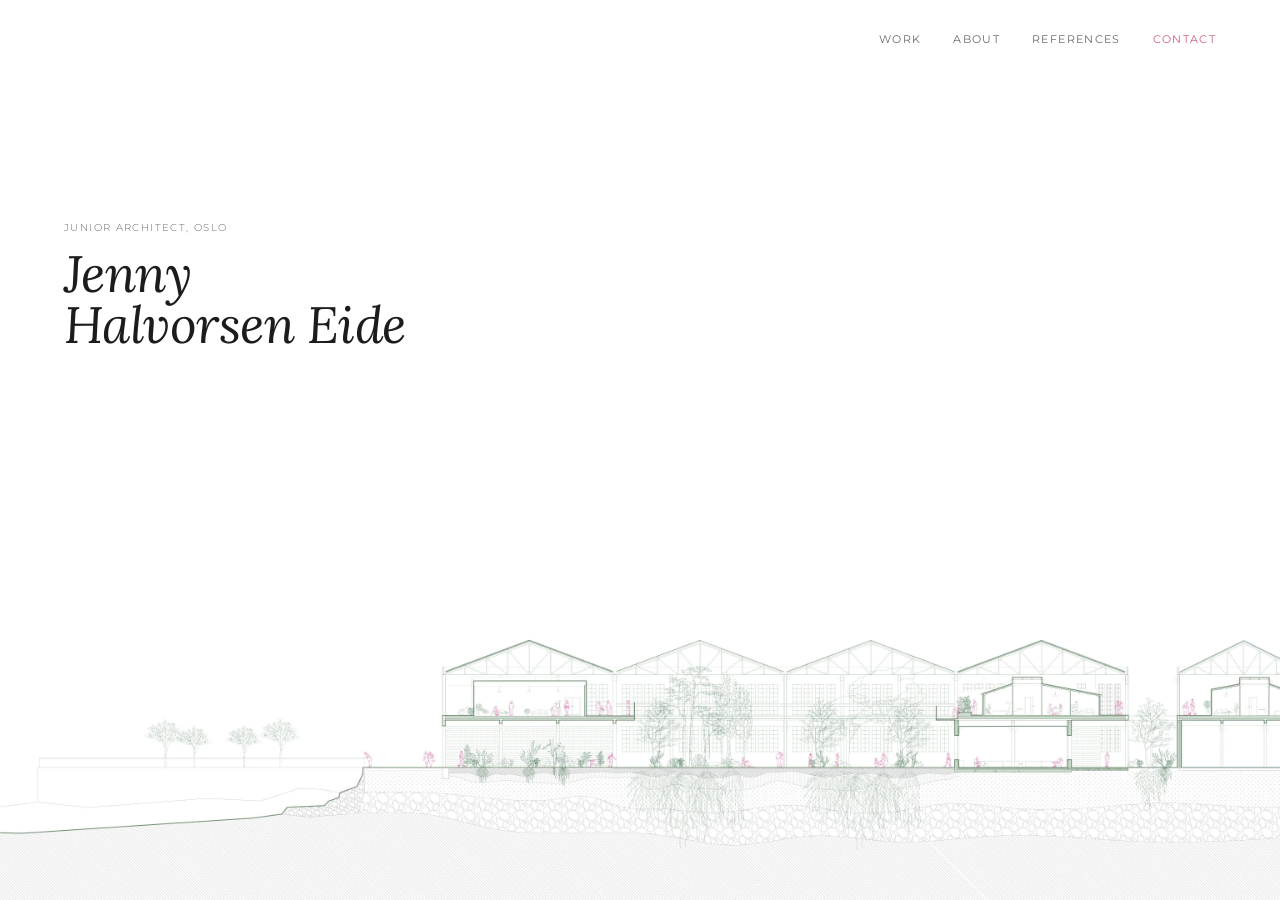
<file: index.html>
<!DOCTYPE html>
<html lang="en">
<head>
  <meta charset="UTF-8" />
  <meta name="viewport" content="width=device-width, initial-scale=1.0" />
  <title>Jenny Halvorsen Eide | Architect</title>
  <link rel="preconnect" href="https://fonts.googleapis.com" />
  <link rel="preconnect" href="https://fonts.gstatic.com" crossorigin />
  <link href="https://fonts.googleapis.com/css2?family=Lora:ital,wght@0,400;1,400&family=Montserrat:wght@300;400;500&display=swap" rel="stylesheet" />
  <link rel="stylesheet" href="style.css" />
  <style>
    html, body {
      height: 100%;
      overflow: hidden;
    }

    .landing {
      height: 100vh;
      display: flex;
      flex-direction: column;
      background-color: var(--bg);
    }

    /* ── Nav: no name, links only ── */
    .landing .nav {
      position: relative;
      flex-shrink: 0;
      border-bottom: none;
      justify-content: flex-end; /* push links to the right with no name on left */
    }

    /* ── Middle: name block, grows to fill space above drawing ── */
    .landing-content {
      flex: 1;
      display: flex;
      flex-direction: column;
      justify-content: flex-start; /* name sits in the open sky above the section */
      padding: clamp(3rem, 16vh, 11rem) var(--gutter) 2rem;
    }

    .landing-eyebrow {
      font-size: 0.62rem;
      letter-spacing: 0.14em;
      text-transform: uppercase;
      color: var(--ink-muted);
      margin-bottom: 0.75rem;
    }

    .landing-name h1 {
      font-family: var(--font-display);
      font-style: italic;
      font-size: clamp(2rem, 4vw, 3.5rem);
      font-weight: 400;
      line-height: 1.0;
      letter-spacing: -0.01em;
      color: var(--ink);
    }

    .landing-name-line {
      display: block;
      width: clamp(1.5rem, 3vw, 2.5rem);
      height: 1.5px;
      background: var(--sage);
      margin-top: 1rem;
    }

    /* ── Drawing: anchored to bottom, half width ── */
    /* Full-screen section drawing behind the name */
    .landing { position: relative; }
    .landing > *:not(.landing-drawing) { position: relative; z-index: 1; }
    .landing-drawing {
      position: absolute;
      inset: 0;
      z-index: 0;
    }

    .landing-drawing img {
      width: 100%;
      height: 100%;
      object-fit: cover;
      object-position: center bottom;
      display: block;
    }

    /* ── Mobile ── */
    @media (max-width: 640px) {
      html, body { overflow: auto; }
      .landing { height: auto; min-height: 100vh; }
      .landing { height: 100svh; min-height: 0; }
      .landing-content { padding-top: 24vh; }
      .landing-drawing img {
        position: absolute;
        left: 0;
        bottom: 0;
        width: 100%;
        height: auto;
      }
    }
  </style>
</head>
<body>

<div class="landing">

  <!-- Nav: links only, no name -->
  <nav class="nav">
    <ul class="nav-links">
      <li><a href="work.html">Work</a></li>
      <li><a href="about.html">About</a></li>
      <li><a href="references.html">References</a></li>
      <li><a href="about.html#contact" class="nav-contact">Contact</a></li>
    </ul>
  </nav>

  <!-- Name block -->
  <div class="landing-content">
    <div class="landing-name">
      <p class="landing-eyebrow">Junior architect, Oslo</p>
      <h1>Jenny<br />Halvorsen Eide</h1>
    </div>
  </div>

  <!-- Drawing anchored to bottom -->
  <div class="landing-drawing">
    <picture>
      <source media="(max-width: 640px)" srcset="images/Landing/section-mobile.webp" />
      <img
      src="images/Landing/section.webp"
      alt="Section drawing of Massó Gardens by Jenny Halvorsen Eide"
    />
    </picture>
  </div>

</div>

<!-- Cursor -->
<script>
  const _ch = document.createElement('div');
  const _cv = document.createElement('div');
  const _dot = document.createElement('div');
  const GAP = 12;
  const COLOR = '#D4607A';

  Object.assign(_ch.style, {
    position:'fixed', top:'0', left:'0', width:'100vw', height:'1px',
    background: COLOR, pointerEvents:'none', zIndex:'9999', opacity:'0',
    transition:'opacity 0.1s ease'
  });
  Object.assign(_cv.style, {
    position:'fixed', top:'0', left:'0', width:'1px', height:'100vh',
    background: COLOR, pointerEvents:'none', zIndex:'9999', opacity:'0',
    transition:'opacity 0.1s ease'
  });
  Object.assign(_dot.style, {
    position:'fixed', width:'4px', height:'4px',
    border: '1.5px solid ' + COLOR, borderRadius:'50%',
    pointerEvents:'none', zIndex:'9999', opacity:'0',
    transform:'translate(-50%, -50%)', transition:'opacity 0.1s ease'
  });

  document.body.append(_ch, _cv, _dot);
  document.body.style.cursor = 'none';

  document.addEventListener('mousemove', (e) => {
    const x = e.clientX, y = e.clientY;

    _ch.style.top = y + 'px';
    _ch.style.background = `linear-gradient(to right,
      ${COLOR} ${x - GAP}px, transparent ${x - GAP}px,
      transparent ${x + GAP}px, ${COLOR} ${x + GAP}px)`;

    _cv.style.left = x + 'px';
    _cv.style.background = `linear-gradient(to bottom,
      ${COLOR} ${y - GAP}px, transparent ${y - GAP}px,
      transparent ${y + GAP}px, ${COLOR} ${y + GAP}px)`;

    _dot.style.left = x + 'px';
    _dot.style.top = y + 'px';
  });

  document.addEventListener('mouseenter', () => {
    [_ch, _cv, _dot].forEach(el => el.style.opacity = '1');
  });
  document.addEventListener('mouseleave', () => {
    [_ch, _cv, _dot].forEach(el => el.style.opacity = '0');
  });
</script>


<script>
  /* Safari fix: show the crosshair on the first mouse movement (Safari does not
     fire "mouseenter" on the page), hide it when the mouse leaves the window,
     and keep the normal cursor on touch screens. */
  (function () {
    var parts = [_ch, _cv, _dot];
    if (!window.matchMedia('(hover: hover) and (pointer: fine)').matches) {
      document.body.style.cursor = '';
      parts.forEach(function (el) { el.style.display = 'none'; });
      return;
    }
    document.addEventListener('mousemove', function () {
      parts.forEach(function (el) { el.style.opacity = '1'; });
    }, { passive: true });
    document.documentElement.addEventListener('mouseleave', function () {
      parts.forEach(function (el) { el.style.opacity = '0'; });
    });
  })();
</script>

</body>
</html>
</file>
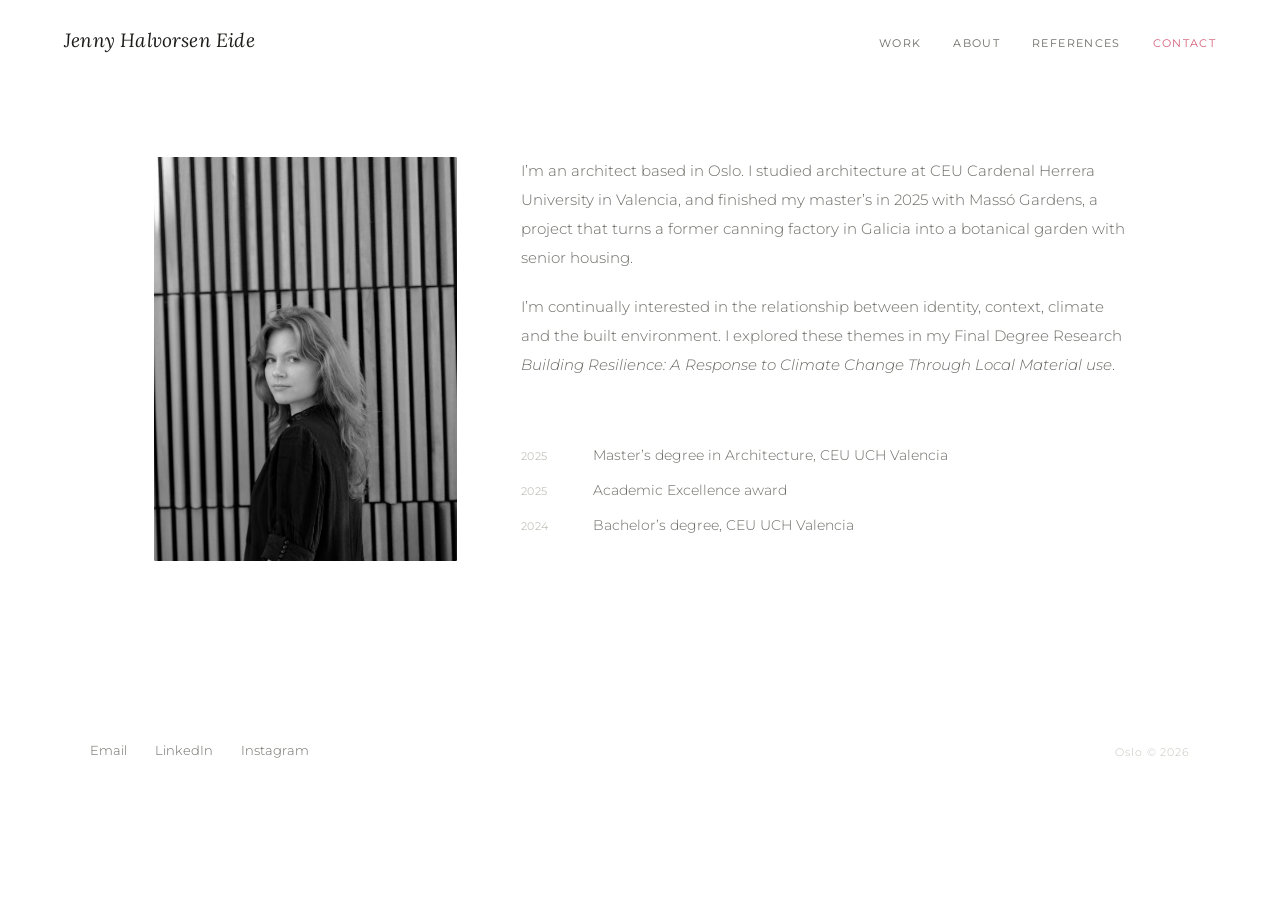
<file: about.html>
<!DOCTYPE html>
<html lang="en">
<head>
  <meta charset="UTF-8" />
  <meta name="viewport" content="width=device-width, initial-scale=1.0" />
  <title>About | Jenny Halvorsen Eide</title>
  <link rel="preconnect" href="https://fonts.googleapis.com" />
  <link rel="preconnect" href="https://fonts.gstatic.com" crossorigin />
  <link href="https://fonts.googleapis.com/css2?family=Lora:ital,wght@0,400;1,400&family=Montserrat:wght@300;400;500&display=swap" rel="stylesheet" />
  <link rel="stylesheet" href="style.css" />
</head>
<body>

  <nav class="nav">
    <a href="index.html" class="nav-mark">Jenny Halvorsen Eide</a>
    <ul class="nav-links">
      <li><a href="work.html">Work</a></li>
      <li><a href="about.html" class="nav-active">About</a></li>
      <li><a href="references.html">References</a></li>
      <li><a href="#contact" class="nav-contact">Contact</a></li>
    </ul>
  </nav>

  <section class="section about" style="padding-top: clamp(3rem, 6vw, 5rem);">
    <div class="about-grid">
      <div class="about-photo">
        <img src="images/Jenny-portrait.webp" alt="Portrait of Jenny Halvorsen Eide" />
      </div>
      <div class="about-text">
        <p>
          I’m an architect based in Oslo. I studied architecture at CEU Cardenal Herrera
          University in Valencia, and finished my master’s in 2025 with Massó Gardens, a project
          that turns a former canning factory in Galicia into a botanical garden with senior housing.
        </p>
        <p>
          I’m continually interested in the relationship between identity, context, climate and 
          the built environment. I explored these themes in my Final Degree Research <em>Building Resilience: A Response 
          to Climate Change Through Local Material use</em>.
        </p>

        <div class="cv-items">
          <div class="cv-item">
            <span class="cv-year">2025</span>
            <span class="cv-detail">Master’s degree in Architecture, CEU UCH Valencia</span>
          </div>
          <div class="cv-item">
            <span class="cv-year">2025</span>
            <span class="cv-detail">Academic Excellence award</span>
          </div>
          <div class="cv-item">
            <span class="cv-year">2024</span>
            <span class="cv-detail">Bachelor’s degree, CEU UCH Valencia</span>
          </div>
        </div>
      </div>
    </div>
  </section>

  <footer class="footer" id="contact">
    <div class="footer-inner">
      <div class="footer-left footer-links">
        <a href="mailto:jenny.halvorsen.eide@gmail.com" class="footer-email">Email</a>
        <a href="https://www.linkedin.com/in/jennyhalvorseneide" class="footer-email" target="_blank" rel="noopener">LinkedIn</a>
        <a href="https://www.instagram.com/jenny_eide_osl/" class="footer-email" target="_blank" rel="noopener">Instagram</a>
      </div>
      <div class="footer-right">
        <p class="footer-note">Oslo &copy; 2026</p>
      </div>
    </div>
  </footer>

  <script>
  const _ch=document.createElement('div'),_cv=document.createElement('div'),_dot=document.createElement('div'),GAP=12,COLOR='#D4607A';
  Object.assign(_ch.style,{position:'fixed',top:'0',left:'0',width:'100vw',height:'1px',background:COLOR,pointerEvents:'none',zIndex:'9999',opacity:'0',transition:'opacity 0.1s ease'});
  Object.assign(_cv.style,{position:'fixed',top:'0',left:'0',width:'1px',height:'100vh',background:COLOR,pointerEvents:'none',zIndex:'9999',opacity:'0',transition:'opacity 0.1s ease'});
  Object.assign(_dot.style,{position:'fixed',width:'4px',height:'4px',border:'1.5px solid '+COLOR,borderRadius:'50%',pointerEvents:'none',zIndex:'9999',opacity:'0',transform:'translate(-50%,-50%)',transition:'opacity 0.1s ease'});
  document.body.append(_ch,_cv,_dot);document.body.style.cursor='none';
  document.addEventListener('mousemove',e=>{const x=e.clientX,y=e.clientY;_ch.style.top=y+'px';_ch.style.background=`linear-gradient(to right,${COLOR} ${x-GAP}px,transparent ${x-GAP}px,transparent ${x+GAP}px,${COLOR} ${x+GAP}px)`;_cv.style.left=x+'px';_cv.style.background=`linear-gradient(to bottom,${COLOR} ${y-GAP}px,transparent ${y-GAP}px,transparent ${y+GAP}px,${COLOR} ${y+GAP}px)`;_dot.style.left=x+'px';_dot.style.top=y+'px';});
  document.addEventListener('mouseenter',()=>[_ch,_cv,_dot].forEach(el=>el.style.opacity='1'));
  document.addEventListener('mouseleave',()=>[_ch,_cv,_dot].forEach(el=>el.style.opacity='0'));
  </script>


<script>
  /* Safari fix: show the crosshair on the first mouse movement (Safari does not
     fire "mouseenter" on the page), hide it when the mouse leaves the window,
     and keep the normal cursor on touch screens. */
  (function () {
    var parts = [_ch, _cv, _dot];
    if (!window.matchMedia('(hover: hover) and (pointer: fine)').matches) {
      document.body.style.cursor = '';
      parts.forEach(function (el) { el.style.display = 'none'; });
      return;
    }
    document.addEventListener('mousemove', function () {
      parts.forEach(function (el) { el.style.opacity = '1'; });
    }, { passive: true });
    document.documentElement.addEventListener('mouseleave', function () {
      parts.forEach(function (el) { el.style.opacity = '0'; });
    });
  })();
</script>

</body>
</html>
</file>
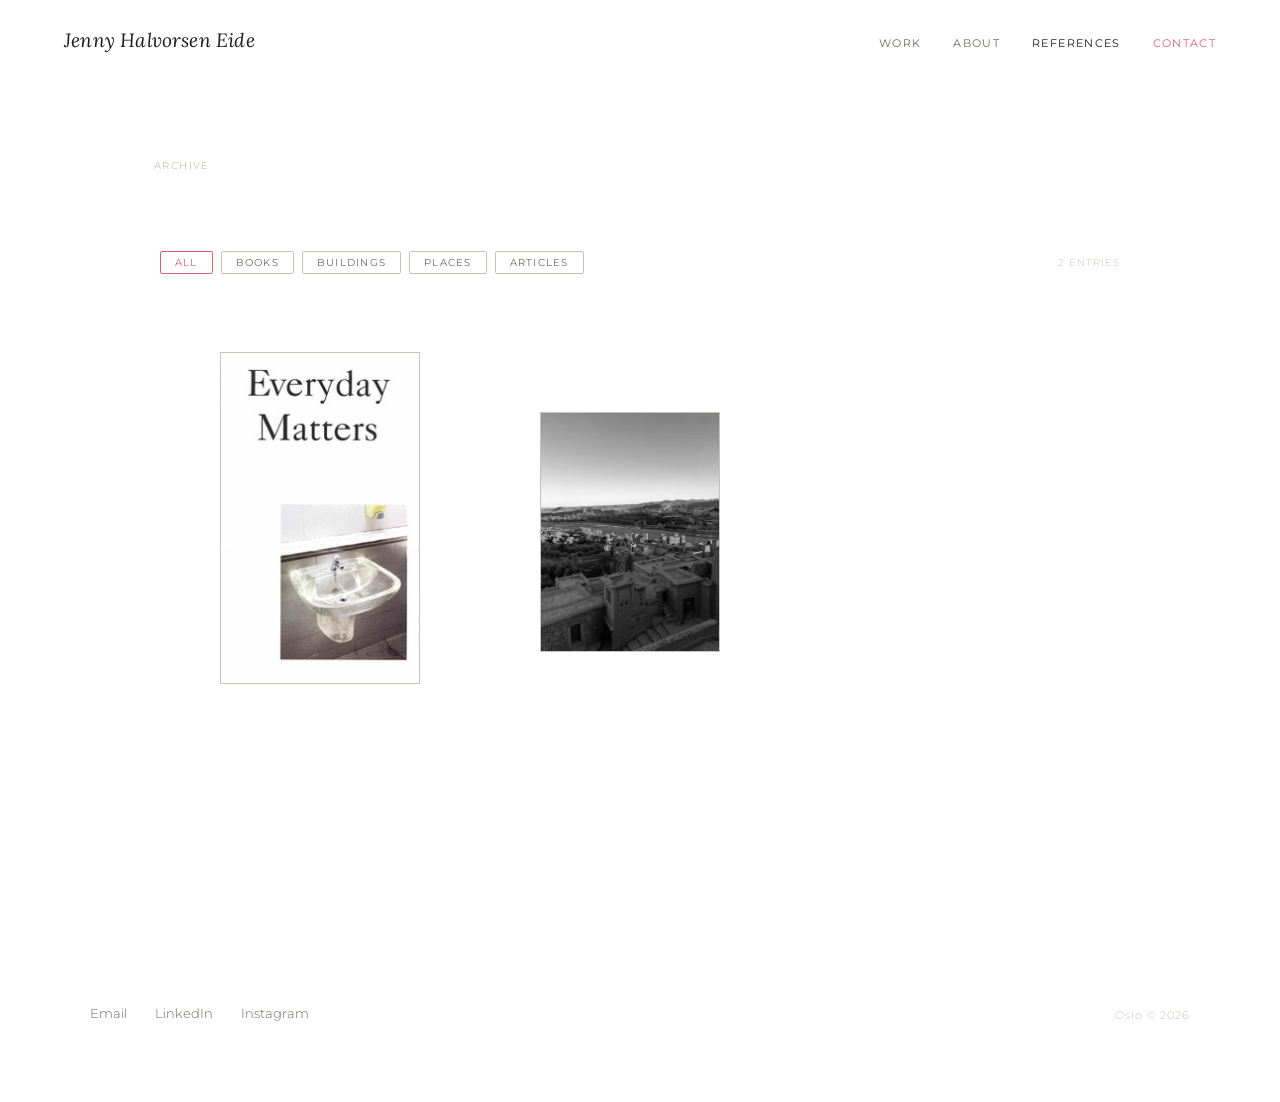
<file: references.html>
<!DOCTYPE html>
<html lang="en">
<head>
  <meta charset="UTF-8" />
  <meta name="viewport" content="width=device-width, initial-scale=1.0" />
  <title>References | Jenny Halvorsen Eide</title>
  <link rel="preconnect" href="https://fonts.googleapis.com" />
  <link rel="preconnect" href="https://fonts.gstatic.com" crossorigin />
  <link href="https://fonts.googleapis.com/css2?family=Lora:ital,wght@0,400;1,400&family=Montserrat:wght@300;400;500&display=swap" rel="stylesheet" />
  <link rel="stylesheet" href="style.css" />
  <link rel="stylesheet" href="references.css" />
</head>
<body>

  <!-- =====================
       NAVIGATION
       ===================== -->
  <nav class="nav">
    <a href="index.html" class="nav-mark">Jenny Halvorsen Eide</a>
    <ul class="nav-links">
      <li><a href="work.html">Work</a></li>
      <li><a href="about.html">About</a></li>
      <li><a href="references.html" class="nav-active">References</a></li>
      <li><a href="#contact" class="nav-contact">Contact</a></li>
    </ul>
  </nav>

  <!-- =====================
       PAGE HEADER
       ===================== -->
  <div class="section-label" style="max-width: var(--max-width); margin: clamp(3rem, 6vw, 5rem) auto 0; padding: 0 var(--gutter);">Archive</div>

  <!-- =====================
       REFERENCES
       ===================== -->
  <section class="references-section">
    <div class="references-inner">

      <!-- Filter row -->
      <div class="filter-row">
        <button class="filter-btn active" onclick="filter(this,'all')">All</button>
        <button class="filter-btn" onclick="filter(this,'book')">Books</button>
        <button class="filter-btn" onclick="filter(this,'building')">Buildings</button>
        <button class="filter-btn" onclick="filter(this,'place')">Places</button>
        <button class="filter-btn" onclick="filter(this,'article')">Articles</button>
        <span class="ref-count" id="count"></span>
      </div>

      <!-- The scatter field — cards are placed here by JavaScript -->
      <div class="scatter-field" id="field"></div>

    </div>
  </section>

  <!-- =====================
       FOOTER
       ===================== -->
  <footer class="footer" id="contact">
    <div class="footer-inner">
      <div class="footer-left footer-links">
        <a href="mailto:jenny.halvorsen.eide@gmail.com" class="footer-email">Email</a>
        <a href="https://www.linkedin.com/in/jennyhalvorseneide" class="footer-email" target="_blank" rel="noopener">LinkedIn</a>
        <a href="https://www.instagram.com/jenny_eide_osl/" class="footer-email" target="_blank" rel="noopener">Instagram</a>
      </div>
      <div class="footer-right">
        <p class="footer-note">Oslo &copy; 2026</p>
      </div>
    </div>
  </footer>

  <!-- =====================
       CURSOR (same as all pages)
       ===================== -->
  <script>
    const _ch = document.createElement('div');
    const _cv = document.createElement('div');
    const _dot = document.createElement('div');
    const GAP = 12;
    const COLOR = '#D4607A';
    Object.assign(_ch.style, { position:'fixed',top:'0',left:'0',width:'100vw',height:'1px',background:COLOR,pointerEvents:'none',zIndex:'9999',opacity:'0',transition:'opacity 0.1s ease' });
    Object.assign(_cv.style, { position:'fixed',top:'0',left:'0',width:'1px',height:'100vh',background:COLOR,pointerEvents:'none',zIndex:'9999',opacity:'0',transition:'opacity 0.1s ease' });
    Object.assign(_dot.style, { position:'fixed',width:'4px',height:'4px',border:'1.5px solid '+COLOR,borderRadius:'50%',pointerEvents:'none',zIndex:'9999',opacity:'0',transform:'translate(-50%,-50%)',transition:'opacity 0.1s ease' });
    document.body.append(_ch,_cv,_dot);
    document.body.style.cursor='none';
    document.addEventListener('mousemove',(e)=>{ const x=e.clientX,y=e.clientY; _ch.style.top=y+'px'; _ch.style.background=`linear-gradient(to right,${COLOR} ${x-GAP}px,transparent ${x-GAP}px,transparent ${x+GAP}px,${COLOR} ${x+GAP}px)`; _cv.style.left=x+'px'; _cv.style.background=`linear-gradient(to bottom,${COLOR} ${y-GAP}px,transparent ${y-GAP}px,transparent ${y+GAP}px,${COLOR} ${y+GAP}px)`; _dot.style.left=x+'px';_dot.style.top=y+'px'; });
    document.addEventListener('mouseenter',()=>{ [_ch,_cv,_dot].forEach(el=>el.style.opacity='1'); });
    document.addEventListener('mouseleave',()=>{ [_ch,_cv,_dot].forEach(el=>el.style.opacity='0'); });
  </script>

  <!-- =====================
       REFERENCES DATA + LAYOUT
       ✏️ Add your references to the `refs` array below.
       Each entry needs:
         type     — 'book' | 'building' | 'place' | 'article'
         name     — title of the work or place
         author   — author, architect, or location
         img      — path to your image, e.g. 'images/ref-pattern-language.jpg'
                    (leave as '' to show a coloured placeholder)
         color    — placeholder background color (used when no image)
         w        — card width in pixels (set to match image proportions)
         h        — card height in pixels
         note     — your short personal note (2–4 sentences)
         where    — where/when you encountered it
       ===================== -->
  <script>
    const refs = [

      // ─── ✏️ YOUR REFERENCES ────────────────────────────────────────────────
      // Copy a block below to add a new reference, and add a position for it
      // in POSITIONS further down (same order).
      // ───────────────────────────────────────────────────────────────────────

      {
        type: 'book',
        name: 'Everyday Matters: Contemporary approaches to Architecture',
        author: 'Vanessa Grossman, Ciro Miguel, 2022',
        img: 'images/references/ref_everyday matters.jpg',
        color: '#D5DDE8',
        w: 200, h: 332,
        note: '',
        where: 'Read in Valencia, 2023'
      },
      {
        type: 'place',
        name: 'Aït Ben Haddou',
        author: 'Morocco',
        img: 'images/references/ref-ait-ben-haddou.webp',   // own photo
        color: '#E8DDD5',
        w: 180, h: 240,
        note: '',               // ✏️ write why this place matters to you
        where: 'Visited 2024'
      },

      // ─── ADD MORE REFERENCES HERE ──────────────────────────────────────────
      // { type: 'book', name: '', author: '', img: '', color: '#C8DDD5', w: 160, h: 200, note: '', where: '' },

    ]; // ← end of refs array


    // =====================================================================
    // FIXED POSITIONS
    // Each entry maps to the ref at the same index in the refs array above.
    // x = distance from left edge (px)
    // y = distance from top (px)
    // Add a new {x, y} entry for each new reference you add above.
    // The page width available is roughly 900px on desktop.
    // =====================================================================
    const POSITIONS = [
      { x: 60,  y: 30 },  // Everyday Matters
      { x: 380, y: 90 },  // Aït Ben Haddou
    ];


    // =====================================================================
    // LAYOUT ENGINE — no need to edit below this line
    // =====================================================================
    const field = document.getElementById('field');

    function buildCards(data) {
      field.innerHTML = '';
      let maxBottom = 0;

      data.forEach((ref) => {
        const globalIndex = refs.indexOf(ref);
        const pos = POSITIONS[globalIndex];
        maxBottom = Math.max(maxBottom, pos.y + ref.h + 60);

        const card = document.createElement('div');
        card.className = 'ref-card';
        card.dataset.type = ref.type;
        card.style.cssText = `left:${pos.x}px;top:${pos.y}px;width:${ref.w}px;`;

        const imgContent = ref.img
          ? `<img src="${ref.img}" alt="${ref.name}" class="card-img" />`
          : `<div class="card-img-placeholder" style="background:${ref.color};"></div>`;

        card.innerHTML = `
          <div class="card-inner" style="width:${ref.w}px;height:${ref.h}px;">
            ${imgContent}
            <div class="note-overlay">
              <span class="note-type">${ref.type}</span>
              <span class="note-name">${ref.name}</span>
              <span class="note-author">${ref.author}</span>
              <div class="note-divider"></div>
              <span class="note-text">${ref.note}</span>
              <span class="note-where">${ref.where}</span>
            </div>
          </div>`;

        field.appendChild(card);

        requestAnimationFrame(() => {
          setTimeout(() => card.classList.add('visible'), globalIndex * 60);
        });
      });

      field.style.minHeight = (maxBottom + 80) + 'px';
    }

    function filter(btn, type) {
      document.querySelectorAll('.filter-btn').forEach(b => b.classList.remove('active'));
      btn.classList.add('active');
      const filtered = type === 'all' ? refs : refs.filter(r => r.type === type);
      document.getElementById('count').textContent =
        filtered.length + (filtered.length === 1 ? ' entry' : ' entries');
      document.querySelectorAll('.ref-card').forEach(c => c.classList.remove('visible'));
      setTimeout(() => buildCards(filtered), 250);
    }

    // Initial render
    buildCards(refs);
    document.getElementById('count').textContent = refs.length + ' entries';

  </script>


<script>
  /* Safari fix: show the crosshair on the first mouse movement (Safari does not
     fire "mouseenter" on the page), hide it when the mouse leaves the window,
     and keep the normal cursor on touch screens. */
  (function () {
    var parts = [_ch, _cv, _dot];
    if (!window.matchMedia('(hover: hover) and (pointer: fine)').matches) {
      document.body.style.cursor = '';
      parts.forEach(function (el) { el.style.display = 'none'; });
      return;
    }
    document.addEventListener('mousemove', function () {
      parts.forEach(function (el) { el.style.opacity = '1'; });
    }, { passive: true });
    document.documentElement.addEventListener('mouseleave', function () {
      parts.forEach(function (el) { el.style.opacity = '0'; });
    });
  })();
</script>

</body>
</html>
</file>
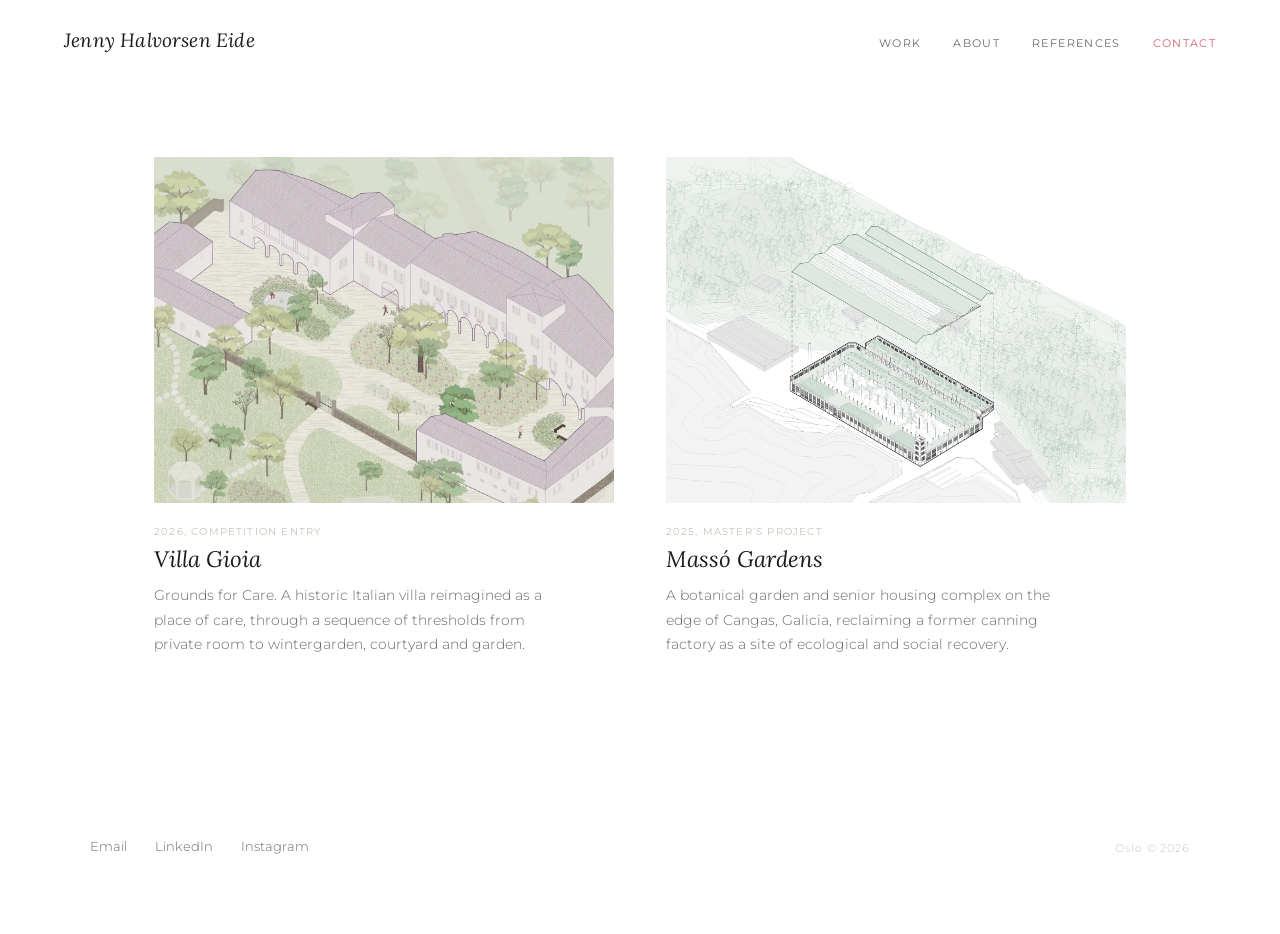
<file: work.html>
<!DOCTYPE html>
<html lang="en">
<head>
  <meta charset="UTF-8" />
  <meta name="viewport" content="width=device-width, initial-scale=1.0" />
  <title>Work | Jenny Halvorsen Eide</title>
  <link rel="preconnect" href="https://fonts.googleapis.com" />
  <link rel="preconnect" href="https://fonts.gstatic.com" crossorigin />
  <link href="https://fonts.googleapis.com/css2?family=Lora:ital,wght@0,400;1,400&family=Montserrat:wght@300;400;500&display=swap" rel="stylesheet" />
  <link rel="stylesheet" href="style.css" />
  <link rel="stylesheet" href="project.css" />
</head>
<body>

  <nav class="nav">
    <a href="index.html" class="nav-mark">Jenny Halvorsen Eide</a>
    <ul class="nav-links">
      <li><a href="work.html" class="nav-active">Work</a></li>
      <li><a href="about.html">About</a></li>
      <li><a href="references.html">References</a></li>
      <li><a href="#contact" class="nav-contact">Contact</a></li>
    </ul>
  </nav>

  <section class="section work" style="padding-top: clamp(3rem, 6vw, 5rem);">

    <div class="project-grid">

      <article class="project-card">
        <a href="projects/villa-gioia.html" class="project-card-link" aria-label="View Villa Gioia project">
          <div class="project-image-wrap">
            <img src="images/Villa Gioia/villa-gioia-cover.webp" alt="Villa Gioia, aerial illustration of the courtyard" class="project-image" />
          </div>
        </a>
        <div class="project-meta">
          <span class="project-year">2026, competition entry</span>
          <h2 class="project-title"><a href="projects/villa-gioia.html">Villa Gioia</a></h2>
          <p class="project-description">
            Grounds for Care. A historic Italian villa reimagined as a place of care, through
            a sequence of thresholds from private room to wintergarden, courtyard and garden.
          </p>
        </div>
      </article>

      <article class="project-card">
        <a href="projects/masso-gardens.html" class="project-card-link" aria-label="View Massó Gardens project">
          <div class="project-image-wrap">
            <img src="images/Masso/masso-axonometric.webp" alt="Massó Gardens, axonometric view" class="project-image" />
          </div>
        </a>
        <div class="project-meta">
          <span class="project-year">2025, master’s project</span>
          <h2 class="project-title"><a href="projects/masso-gardens.html">Massó Gardens</a></h2>
          <p class="project-description">
            A botanical garden and senior housing complex on the edge of Cangas, Galicia,
            reclaiming a former canning factory as a site of ecological and social recovery.
          </p>
        </div>
      </article>

      <!-- Hidden until ready: Blue Village, Floats, Winery
      <article class="project-card">
        <a href="projects/blue-village.html" class="project-card-link" aria-label="View The Blue Village project">
          <div class="project-image-wrap">
            <div class="project-image-placeholder"></div>
          </div>
        </a>
        <div class="project-meta">
          <span class="project-year">2024</span>
          <h2 class="project-title"><a href="projects/blue-village.html">The Blue Village</a></h2>
          <p class="project-description">
            Description of this project. What material, what site, what conversation
            was it entering into?
          </p>
        </div>
      </article>

      <article class="project-card">
        <a href="projects/floats.html" class="project-card-link" aria-label="View Floats project">
          <div class="project-image-wrap">
            <div class="project-image-placeholder"></div>
          </div>
        </a>
        <div class="project-meta">
          <span class="project-year">2023</span>
          <h2 class="project-title"><a href="projects/floats.html">Floats</a></h2>
          <p class="project-description">
            A few sentences about the project and what makes it worth including here.
          </p>
        </div>
      </article>

      <article class="project-card">
        <a href="projects/winery.html" class="project-card-link" aria-label="View Winery project">
          <div class="project-image-wrap">
            <div class="project-image-placeholder"></div>
          </div>
        </a>
        <div class="project-meta">
          <span class="project-year">2023</span>
          <h2 class="project-title"><a href="projects/winery.html">Winery</a></h2>
          <p class="project-description">
            A few sentences about the project and what makes it worth including here.
          </p>
        </div>
      </article>
      -->

    </div>
  </section>

  <footer class="footer" id="contact">
    <div class="footer-inner">
      <div class="footer-left footer-links">
        <a href="mailto:jenny.halvorsen.eide@gmail.com" class="footer-email">Email</a>
        <a href="https://www.linkedin.com/in/jennyhalvorseneide" class="footer-email" target="_blank" rel="noopener">LinkedIn</a>
        <a href="https://www.instagram.com/jenny_eide_osl/" class="footer-email" target="_blank" rel="noopener">Instagram</a>
      </div>
      <div class="footer-right">
        <p class="footer-note">Oslo &copy; 2026</p>
      </div>
    </div>
  </footer>

  <script>
  const _ch=document.createElement('div'),_cv=document.createElement('div'),_dot=document.createElement('div'),GAP=12,COLOR='#D4607A';
  Object.assign(_ch.style,{position:'fixed',top:'0',left:'0',width:'100vw',height:'1px',background:COLOR,pointerEvents:'none',zIndex:'9999',opacity:'0',transition:'opacity 0.1s ease'});
  Object.assign(_cv.style,{position:'fixed',top:'0',left:'0',width:'1px',height:'100vh',background:COLOR,pointerEvents:'none',zIndex:'9999',opacity:'0',transition:'opacity 0.1s ease'});
  Object.assign(_dot.style,{position:'fixed',width:'4px',height:'4px',border:'1.5px solid '+COLOR,borderRadius:'50%',pointerEvents:'none',zIndex:'9999',opacity:'0',transform:'translate(-50%,-50%)',transition:'opacity 0.1s ease'});
  document.body.append(_ch,_cv,_dot);document.body.style.cursor='none';
  document.addEventListener('mousemove',e=>{const x=e.clientX,y=e.clientY;_ch.style.top=y+'px';_ch.style.background=`linear-gradient(to right,${COLOR} ${x-GAP}px,transparent ${x-GAP}px,transparent ${x+GAP}px,${COLOR} ${x+GAP}px)`;_cv.style.left=x+'px';_cv.style.background=`linear-gradient(to bottom,${COLOR} ${y-GAP}px,transparent ${y-GAP}px,transparent ${y+GAP}px,${COLOR} ${y+GAP}px)`;_dot.style.left=x+'px';_dot.style.top=y+'px';});
  document.addEventListener('mouseenter',()=>[_ch,_cv,_dot].forEach(el=>el.style.opacity='1'));
  document.addEventListener('mouseleave',()=>[_ch,_cv,_dot].forEach(el=>el.style.opacity='0'));
  </script>


<script>
  /* Safari fix: show the crosshair on the first mouse movement (Safari does not
     fire "mouseenter" on the page), hide it when the mouse leaves the window,
     and keep the normal cursor on touch screens. */
  (function () {
    var parts = [_ch, _cv, _dot];
    if (!window.matchMedia('(hover: hover) and (pointer: fine)').matches) {
      document.body.style.cursor = '';
      parts.forEach(function (el) { el.style.display = 'none'; });
      return;
    }
    document.addEventListener('mousemove', function () {
      parts.forEach(function (el) { el.style.opacity = '1'; });
    }, { passive: true });
    document.documentElement.addEventListener('mouseleave', function () {
      parts.forEach(function (el) { el.style.opacity = '0'; });
    });
  })();
</script>

</body>
</html>
</file>
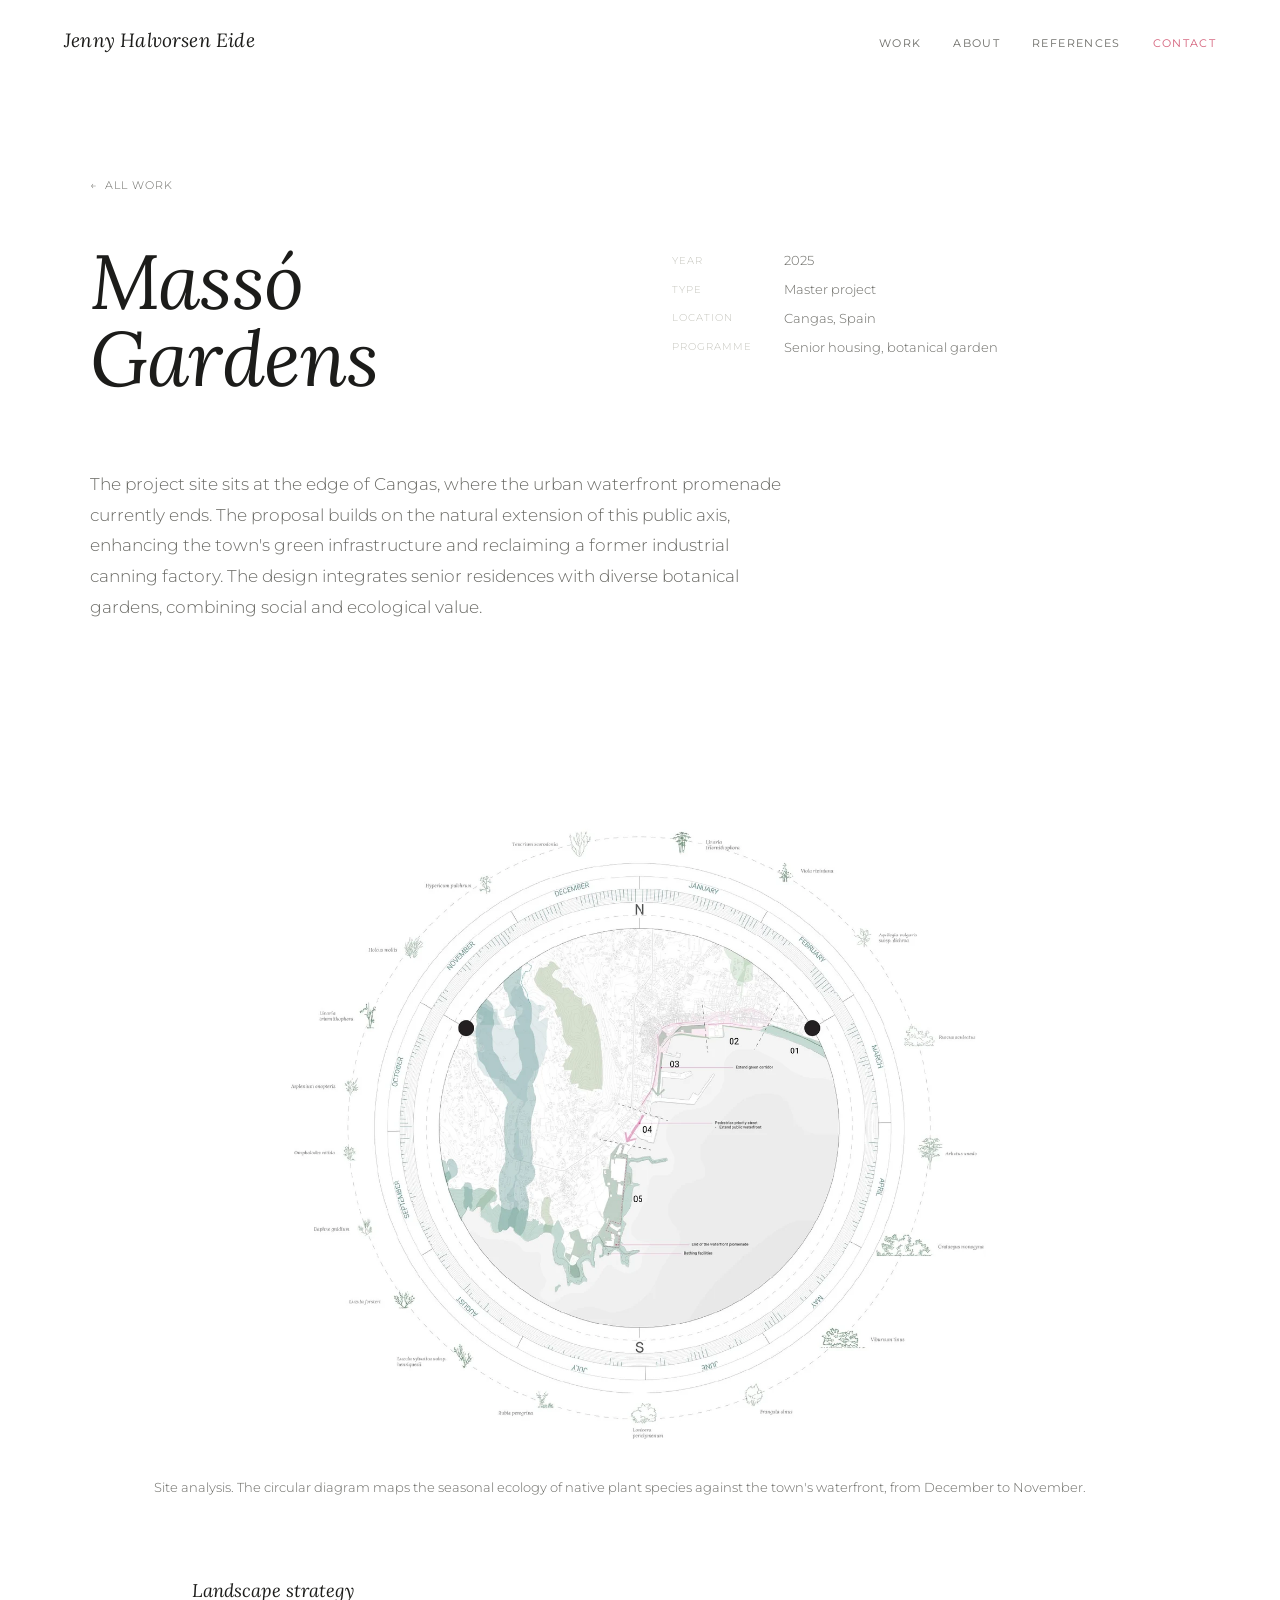
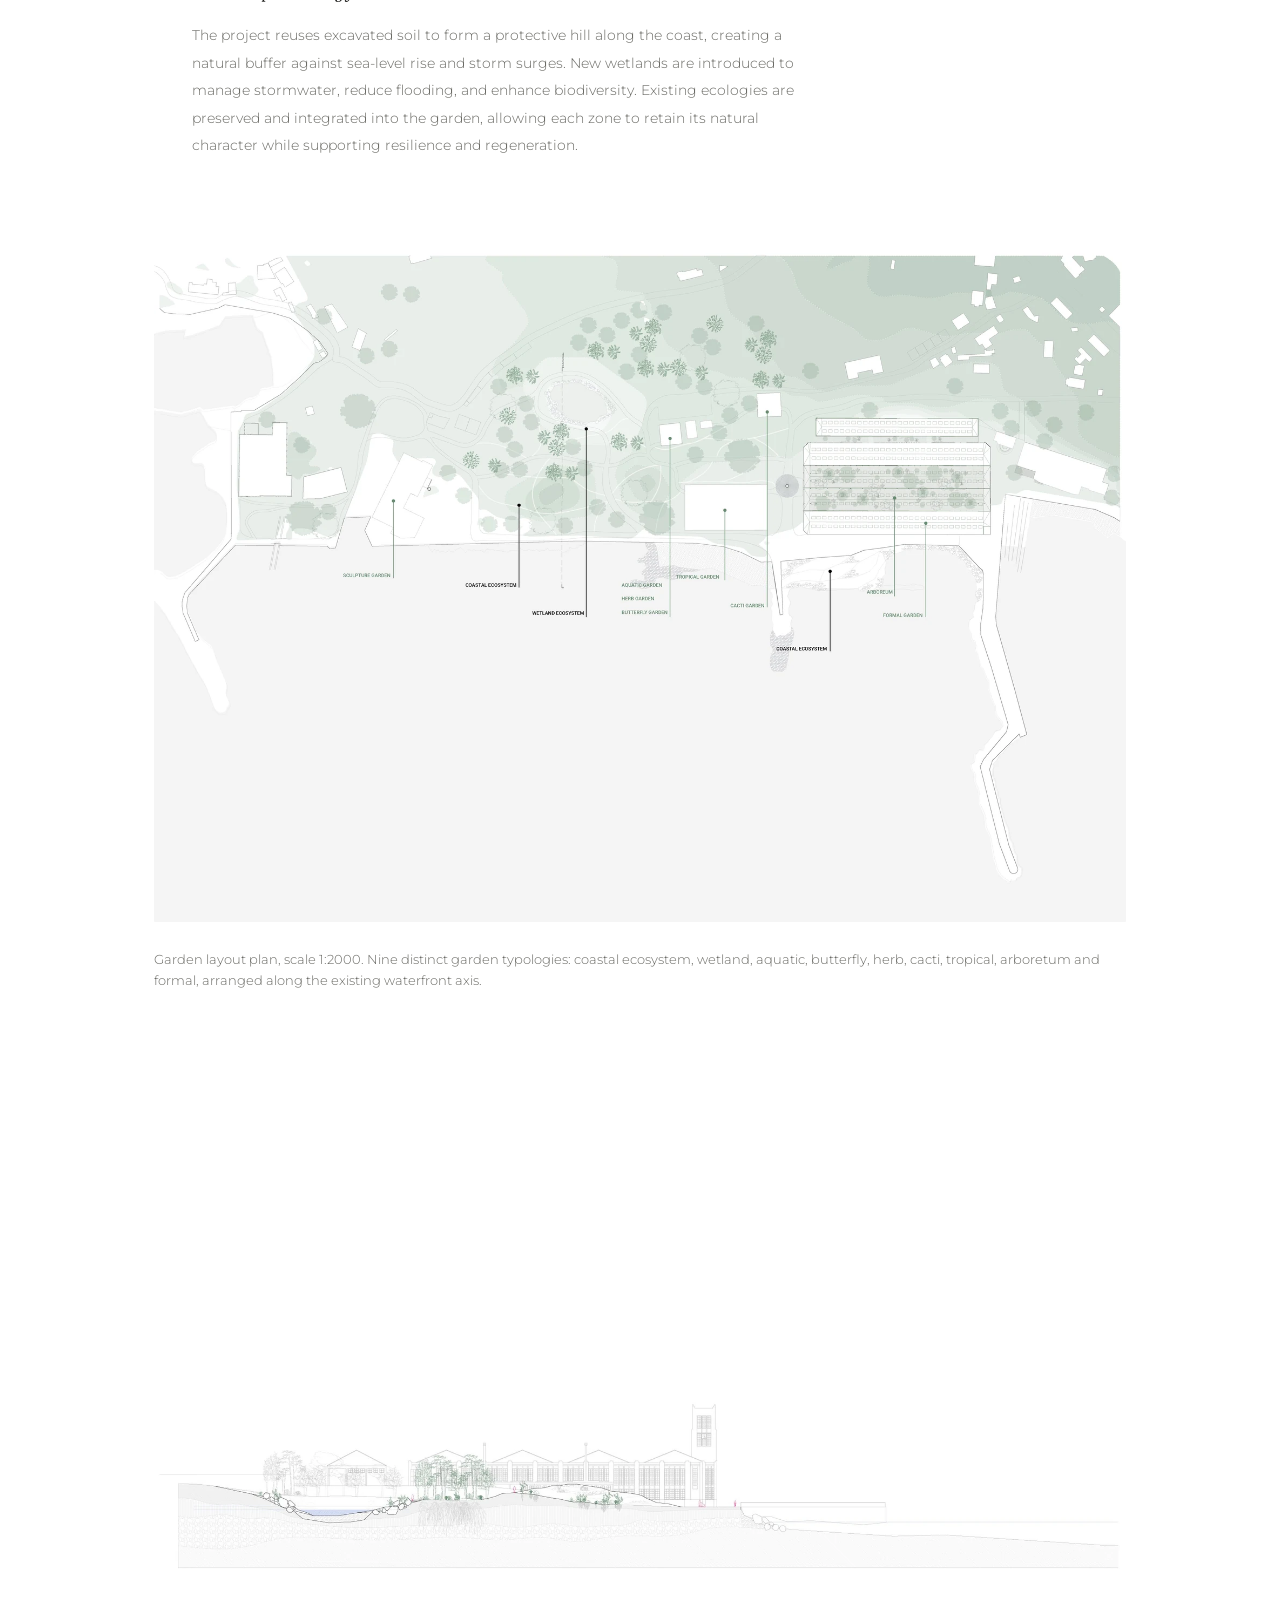
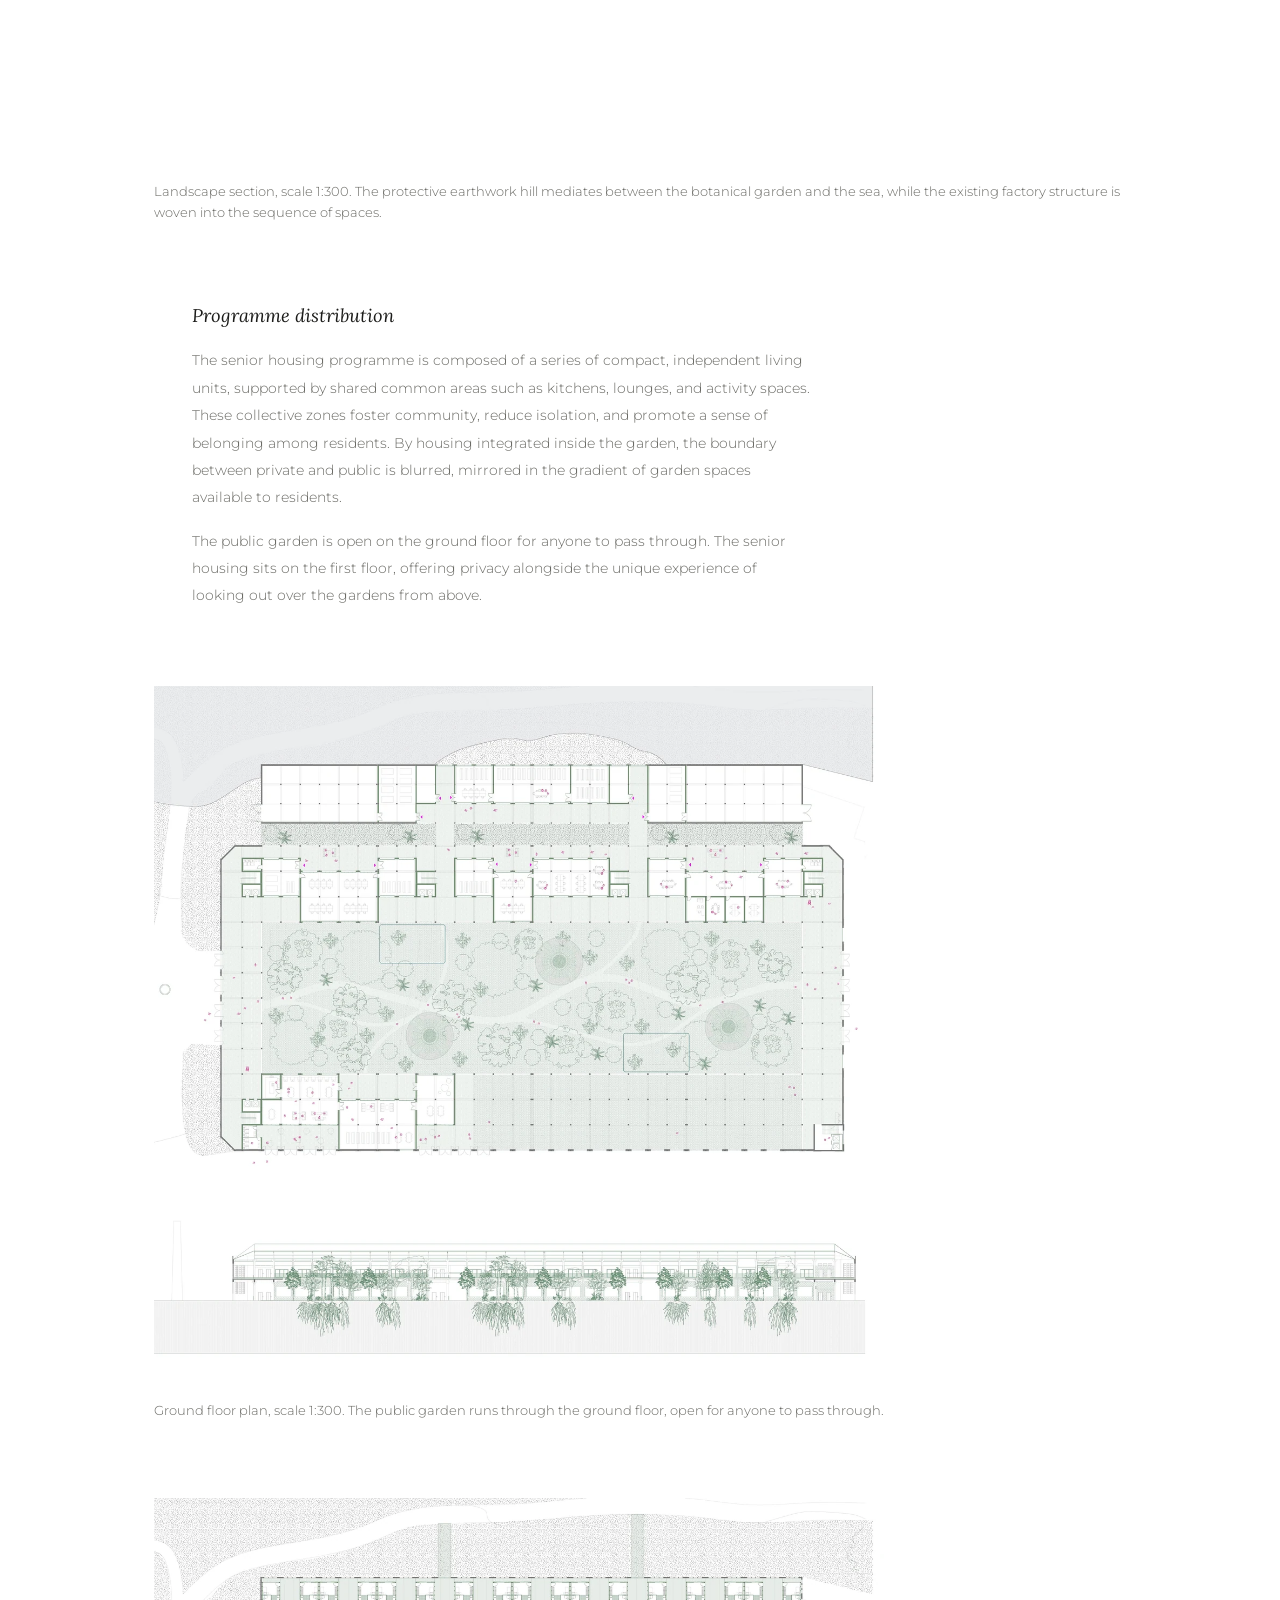
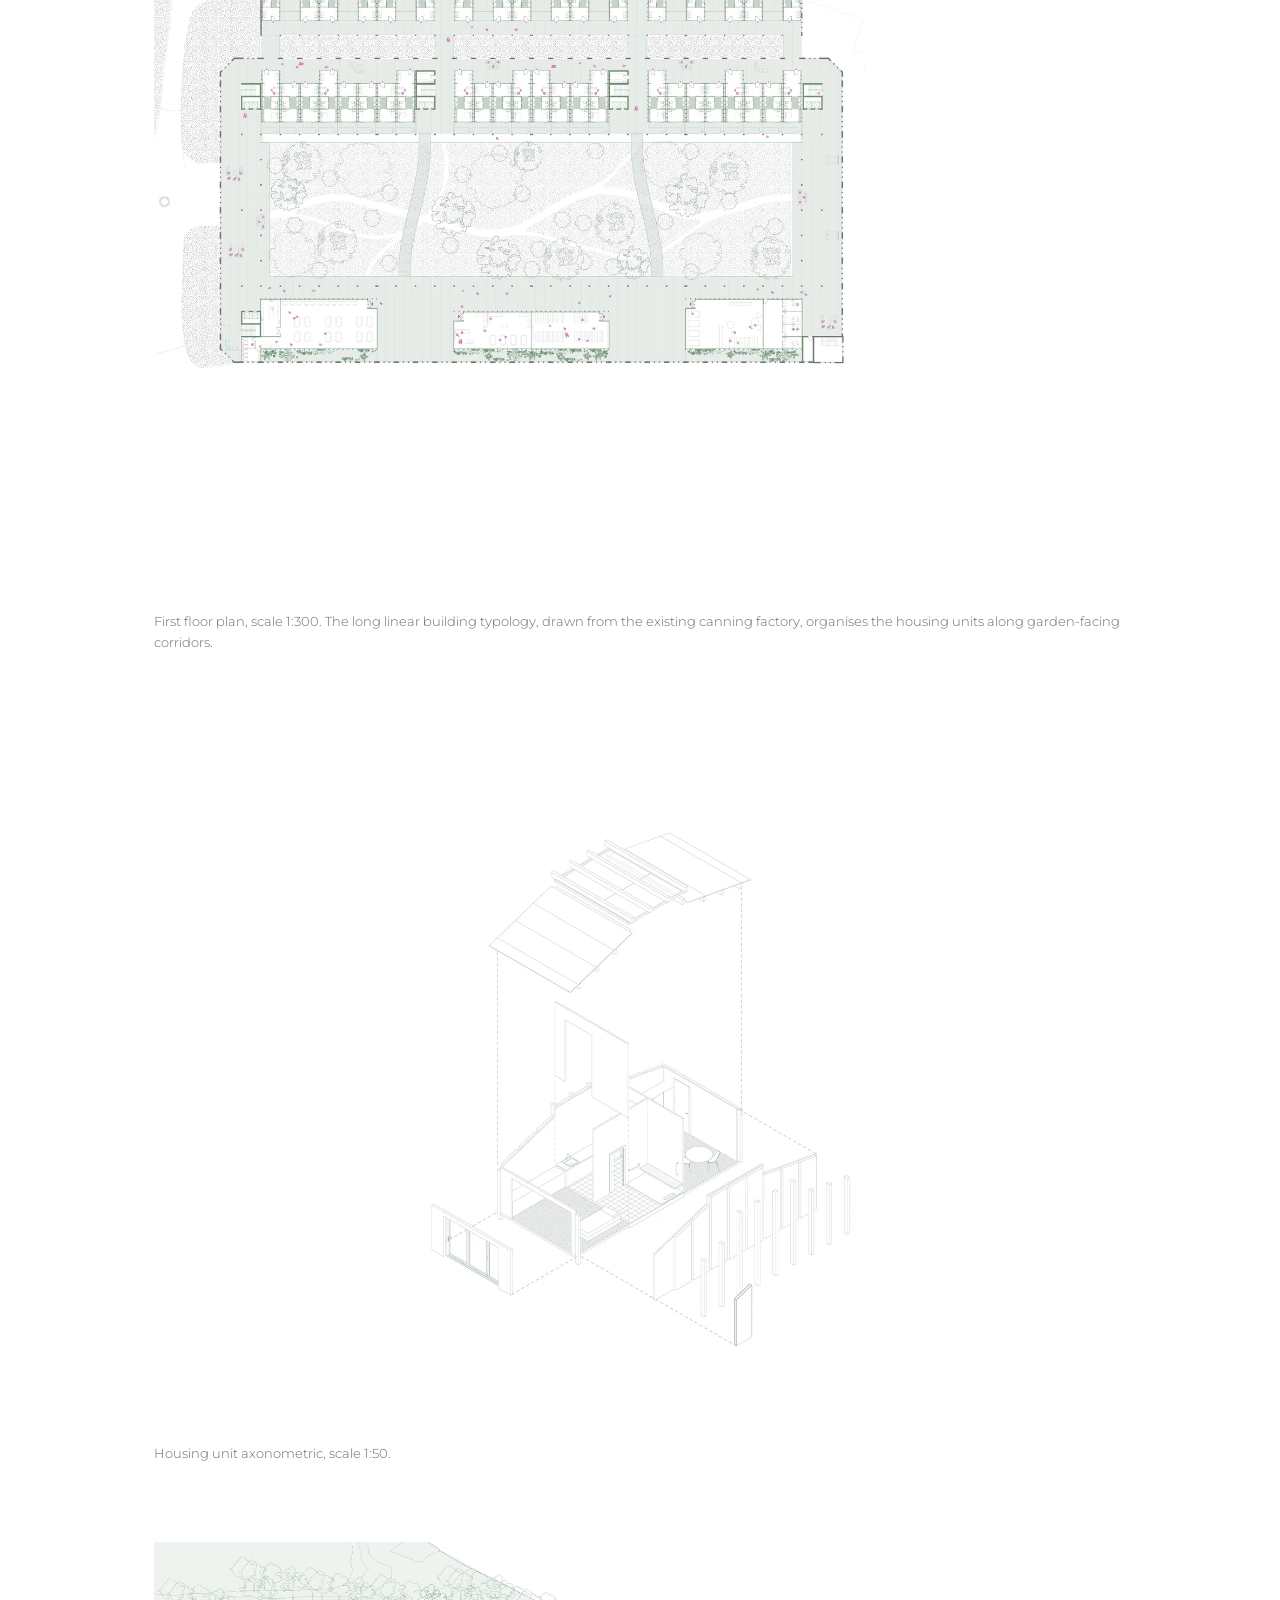
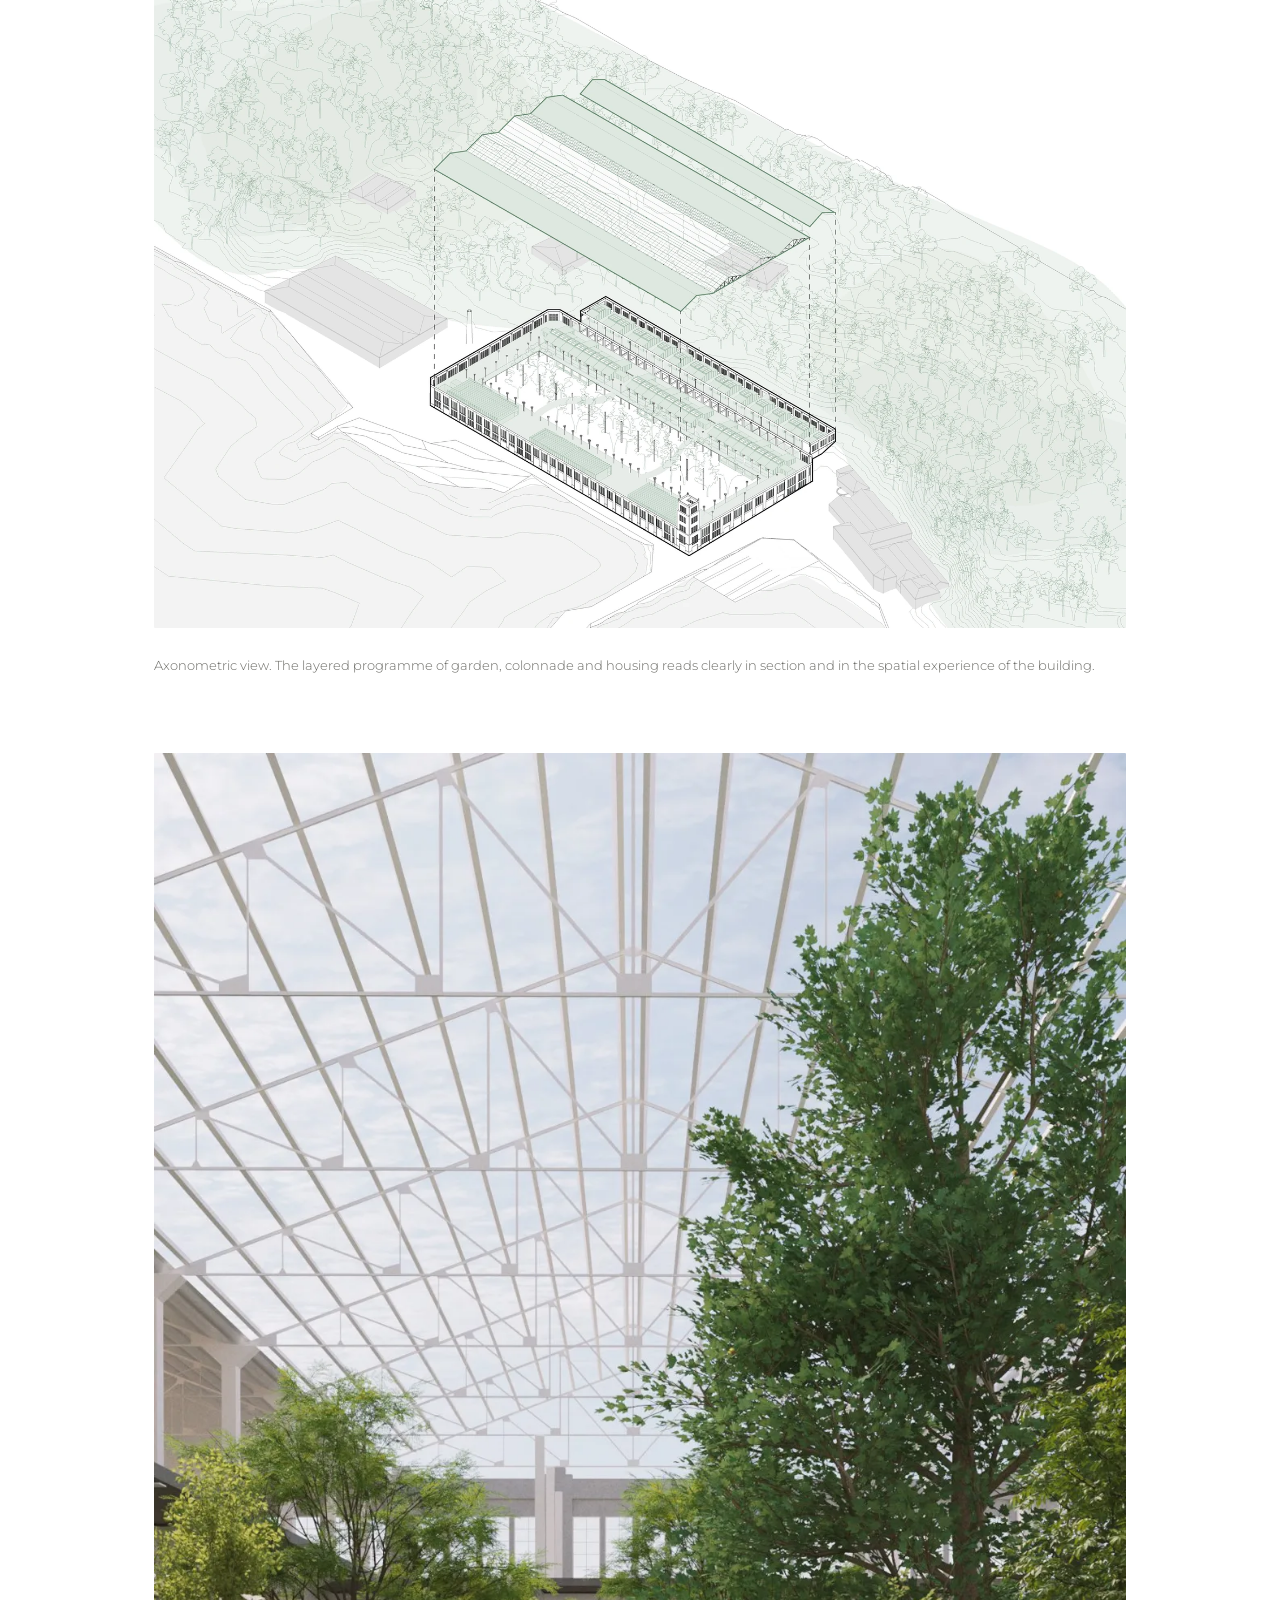
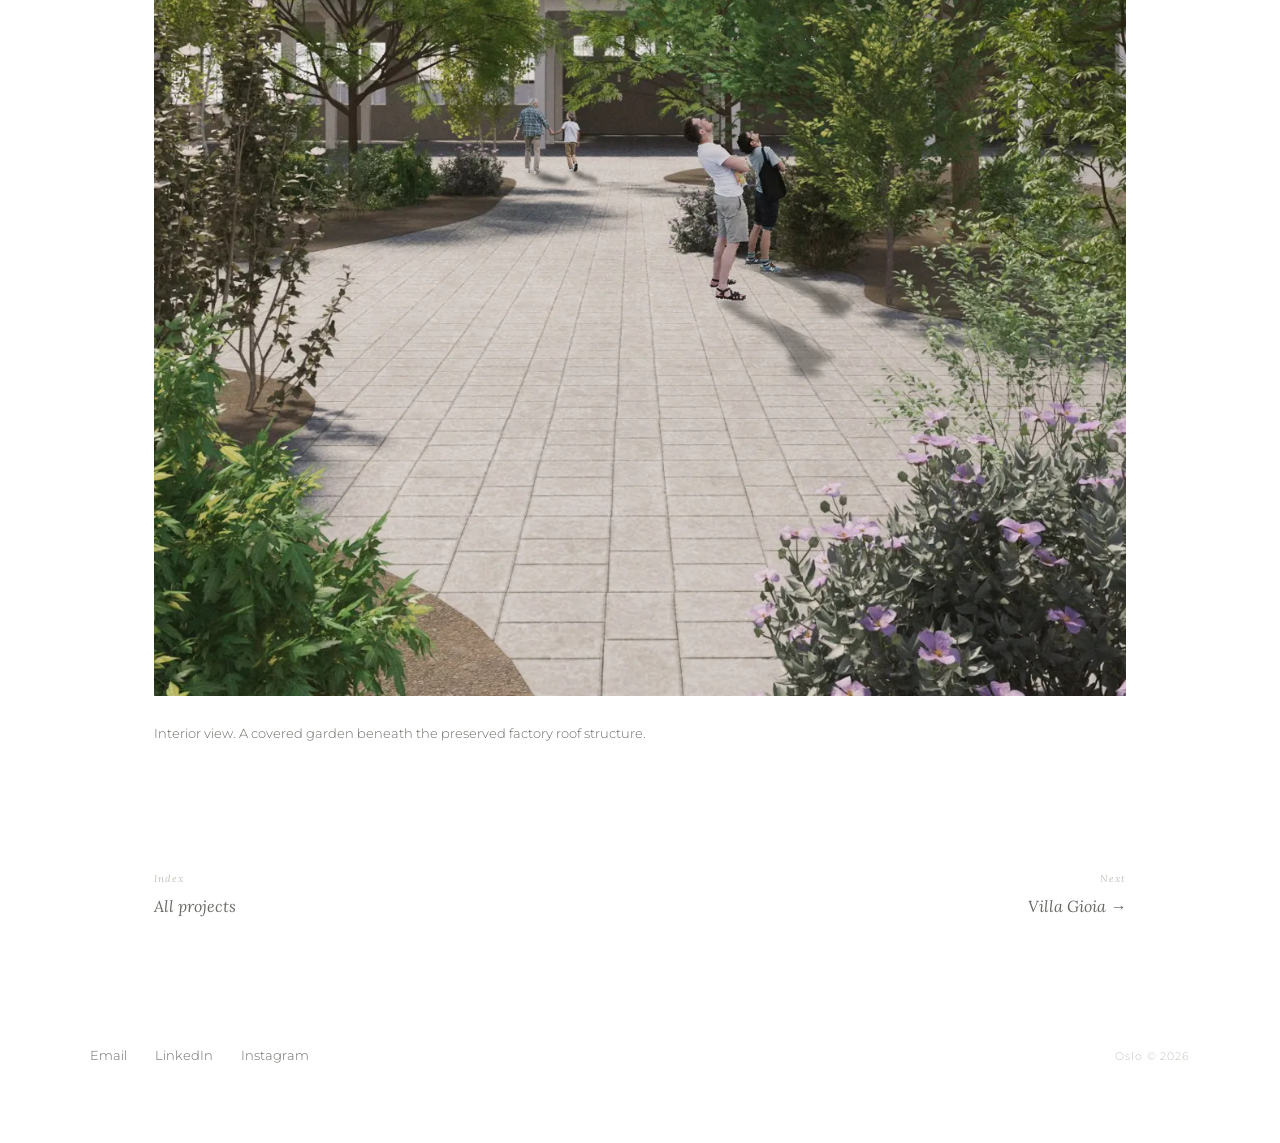
<file: projects/masso-gardens.html>
<!DOCTYPE html>
<html lang="en">
<head>
  <meta charset="UTF-8" />
  <meta name="viewport" content="width=device-width, initial-scale=1.0" />
  <title>Massó Gardens | Jenny Halvorsen Eide</title>
  <link rel="preconnect" href="https://fonts.googleapis.com" />
  <link rel="preconnect" href="https://fonts.gstatic.com" crossorigin />
  <link href="https://fonts.googleapis.com/css2?family=Lora:ital,wght@0,400;1,400&family=Montserrat:wght@300;400;500&display=swap" rel="stylesheet" />
  <!-- One level up from /projects/, so we go ../ to reach style.css -->
  <link rel="stylesheet" href="../style.css" />
  <link rel="stylesheet" href="../project.css" />
</head>
<body>

  <!-- =====================
       NAVIGATION
       ===================== -->
  <nav class="nav">
    <a href="../index.html" class="nav-mark">Jenny Halvorsen Eide</a>
    <ul class="nav-links">
      <li><a href="../work.html" class="nav-active">Work</a></li>
      <li><a href="../about.html">About</a></li>
      <li><a href="../references.html">References</a></li>
      <li><a href="#contact" class="nav-contact">Contact</a></li>
    </ul>
  </nav>

  <!-- =====================
       PROJECT HEADER
       ===================== -->
  <header class="project-header">
    <div class="project-header-inner">

      <!-- Back link — thin, unobtrusive -->
      <a href="../work.html" class="back-link">
        <span class="back-arrow">←</span> All work
      </a>

      <div class="project-header-grid">
        <div class="project-header-left">
          <!-- ✏️ Project title -->
          <h1 class="project-heading">Massó Gardens</h1>
        </div>
        <div class="project-header-right">
          <!-- ✏️ Project metadata — edit as needed -->
          <dl class="project-meta-list">
            <div class="project-meta-row">
              <dt>Year</dt>
              <dd>2025</dd>
            </div>
            <div class="project-meta-row">
              <dt>Type</dt>
              <dd>Master project</dd>
            </div>
            <div class="project-meta-row">
              <dt>Location</dt>
              <dd>Cangas, Spain</dd>
            </div>
            <div class="project-meta-row">
              <dt>Programme</dt>
              <dd>Senior housing, botanical garden</dd>
            </div>
            <div class="project-meta-row">
              <dt></dt>
              <dd></dd>
            </div>
          </dl>
        </div>
      </div>

      <!-- ✏️ Short project statement — 2–4 sentences -->
      <p class="project-statement">
        The project site sits at the edge of Cangas, where the urban waterfront promenade
        currently ends. The proposal builds on the natural extension of this public axis,
        enhancing the town's green infrastructure and reclaiming a former industrial canning factory.
        The design integrates senior residences with diverse botanical gardens, combining
        social and ecological value.
      </p>

    </div>
  </header>

  <!-- =====================
       IMAGE SEQUENCE
       Each .image-block is one image + optional caption.
       Stack as many as you need — they scroll vertically.
       ===================== -->
  <main class="project-sequence">

    <!-- ─── IMAGE 01 ─────────────────────────────
         ✏️ Replace placeholder with real image:
         <img src="../images/masso-01.jpg" alt="Site analysis diagram" class="project-img" />
    ──────────────────────────────────────────── -->
    <figure class="image-block image-block--full">
      <img src="../images/Masso/masso-context-analysis.webp" alt="Site analysis and seasonal planting diagram" class="project-img" loading="lazy" />
      <figcaption class="img-caption">
        Site analysis. The circular diagram maps the seasonal ecology of native plant species
        against the town's waterfront, from December to November.
      </figcaption>
    </figure>

    <!-- ─── TEXT BLOCK ─────────────────────────
         Use these for section introductions or
         longer written passages between drawings.
    ──────────────────────────────────────────── -->
    <div class="text-block">
      <h2 class="text-block-heading">Landscape strategy</h2>
      <!-- ✏️ Replace with your own writing -->
      <p>
        The project reuses excavated soil to form a protective hill along the coast,
        creating a natural buffer against sea-level rise and storm surges.
        New wetlands are introduced to manage stormwater, reduce flooding, and enhance biodiversity.
        Existing ecologies are preserved and integrated into the garden, allowing each zone
        to retain its natural character while supporting resilience and regeneration.
      </p>
    </div>

    <!-- ─── IMAGE 02 ─────────────────────────── -->
    <figure class="image-block image-block--full">
      <img src="../images/Masso/masso-landscape-plan.webp" alt="Garden layout plan at 1:2000" class="project-img" loading="lazy" />
      <figcaption class="img-caption">
        Garden layout plan, scale 1:2000. Nine distinct garden typologies:
        coastal ecosystem, wetland, aquatic, butterfly, herb, cacti, tropical,
        arboretum and formal, arranged along the existing waterfront axis.
      </figcaption>
    </figure>

    <!-- ─── IMAGE 03 ─────────────────────────── -->
    <figure class="image-block image-block--full">
      <img src="../images/Masso/masso-landscape-section.webp" alt="Landscape section at 1:300" class="project-img" loading="lazy" />
      <figcaption class="img-caption">
        Landscape section, scale 1:300. The protective earthwork hill mediates between
        the botanical garden and the sea, while the existing factory structure is woven
        into the sequence of spaces.
      </figcaption>
    </figure>

    <!-- ─── TEXT BLOCK ─────────────────────────── -->
    <div class="text-block">
      <h2 class="text-block-heading">Programme distribution</h2>
      <p>
        The senior housing programme is composed of a series of compact, independent living units,
        supported by shared common areas such as kitchens, lounges, and activity spaces.
        These collective zones foster community, reduce isolation, and promote a sense of
        belonging among residents. By housing integrated inside the garden, the boundary
        between private and public is blurred, mirrored in the gradient of garden spaces
        available to residents.
      </p>
      <p>
        The public garden is open on the ground floor for anyone to pass through.
        The senior housing sits on the first floor, offering privacy alongside
        the unique experience of looking out over the gardens from above.
      </p>
    </div>

    <!-- ─── GROUND FLOOR ─────────────────────── -->
    <figure class="image-block image-block--full">
      <img src="../images/Masso/masso-ground-floor-plan.webp" alt="Ground floor plan at 1:300" class="project-img" loading="lazy" />
      <figcaption class="img-caption">
        Ground floor plan, scale 1:300. The public garden runs through the ground floor,
        open for anyone to pass through.
      </figcaption>
    </figure>

    <!-- ─── IMAGE 04 ─────────────────────────── -->
    <figure class="image-block image-block--full">
      <img src="../images/Masso/masso-first-floor-plan.webp" alt="First floor plan at 1:300" class="project-img" loading="lazy" />
      <figcaption class="img-caption">
        First floor plan, scale 1:300. The long linear building typology, drawn from the
        existing canning factory, organises the housing units along garden-facing corridors.
      </figcaption>
    </figure>

    <!-- ─── UNIT AXO ─────────────────────────── -->
    <figure class="image-block image-block--full">
      <img src="../images/Masso/masso-unit-axonometric.webp" alt="Housing unit axonometric at 1:50" class="project-img" loading="lazy" />
      <figcaption class="img-caption">
        Housing unit axonometric, scale 1:50.
      </figcaption>
    </figure>

    <!-- ─── IMAGE 06 ─────────────────────────── -->
    <figure class="image-block image-block--full">
      <img src="../images/Masso/masso-axonometric.webp" alt="Axonometric view" class="project-img" loading="lazy" />
      <figcaption class="img-caption">
        Axonometric view. The layered programme of garden, colonnade and housing
        reads clearly in section and in the spatial experience of the building.
      </figcaption>
    </figure>

    <!-- ─── IMAGE 07 ─────────────────────────── -->
    <figure class="image-block image-block--full">
      <img src="../images/Masso/masso-interior.webp" alt="Interior view of the covered garden" class="project-img" loading="lazy" />
      <figcaption class="img-caption">
        Interior view. A covered garden beneath the preserved factory roof structure.
      </figcaption>
    </figure>

  </main>

  <!-- =====================
       PROJECT NAVIGATION
       Links to previous / next project
       ===================== -->
  <nav class="project-nav">
    <div class="project-nav-inner">
      <a href="../work.html" class="project-nav-back">
        <span class="caption-label">Index</span>
        All projects
      </a>
      <a href="villa-gioia.html" class="project-nav-next">
        <span class="caption-label">Next</span>
        Villa Gioia →
      </a>
    </div>
  </nav>

  <!-- =====================
       FOOTER
       ===================== -->
  <footer class="footer" id="contact">
    <div class="footer-inner">
      <div class="footer-left footer-links">
        <a href="mailto:jenny.halvorsen.eide@gmail.com" class="footer-email">Email</a>
        <a href="https://www.linkedin.com/in/jennyhalvorseneide" class="footer-email" target="_blank" rel="noopener">LinkedIn</a>
        <a href="https://www.instagram.com/jenny_eide_osl/" class="footer-email" target="_blank" rel="noopener">Instagram</a>
      </div>
      <div class="footer-right">
        <p class="footer-note">Oslo &copy; 2026</p>
      </div>
    </div>
  </footer>



  <script>
  const _ch=document.createElement('div'),_cv=document.createElement('div'),_dot=document.createElement('div'),GAP=12,COLOR='#D4607A';
  Object.assign(_ch.style,{position:'fixed',top:'0',left:'0',width:'100vw',height:'1px',background:COLOR,pointerEvents:'none',zIndex:'9999',opacity:'0',transition:'opacity 0.1s ease'});
  Object.assign(_cv.style,{position:'fixed',top:'0',left:'0',width:'1px',height:'100vh',background:COLOR,pointerEvents:'none',zIndex:'9999',opacity:'0',transition:'opacity 0.1s ease'});
  Object.assign(_dot.style,{position:'fixed',width:'4px',height:'4px',border:'1.5px solid '+COLOR,borderRadius:'50%',pointerEvents:'none',zIndex:'9999',opacity:'0',transform:'translate(-50%,-50%)',transition:'opacity 0.1s ease'});
  document.body.append(_ch,_cv,_dot);document.body.style.cursor='none';
  document.addEventListener('mousemove',e=>{const x=e.clientX,y=e.clientY;_ch.style.top=y+'px';_ch.style.background=`linear-gradient(to right,${COLOR} ${x-GAP}px,transparent ${x-GAP}px,transparent ${x+GAP}px,${COLOR} ${x+GAP}px)`;_cv.style.left=x+'px';_cv.style.background=`linear-gradient(to bottom,${COLOR} ${y-GAP}px,transparent ${y-GAP}px,transparent ${y+GAP}px,${COLOR} ${y+GAP}px)`;_dot.style.left=x+'px';_dot.style.top=y+'px';});
  document.addEventListener('mouseenter',()=>[_ch,_cv,_dot].forEach(el=>el.style.opacity='1'));
  document.addEventListener('mouseleave',()=>[_ch,_cv,_dot].forEach(el=>el.style.opacity='0'));
  </script>


<script>
  /* Safari fix: show the crosshair on the first mouse movement (Safari does not
     fire "mouseenter" on the page), hide it when the mouse leaves the window,
     and keep the normal cursor on touch screens. */
  (function () {
    var parts = [_ch, _cv, _dot];
    if (!window.matchMedia('(hover: hover) and (pointer: fine)').matches) {
      document.body.style.cursor = '';
      parts.forEach(function (el) { el.style.display = 'none'; });
      return;
    }
    document.addEventListener('mousemove', function () {
      parts.forEach(function (el) { el.style.opacity = '1'; });
    }, { passive: true });
    document.documentElement.addEventListener('mouseleave', function () {
      parts.forEach(function (el) { el.style.opacity = '0'; });
    });
  })();
</script>

</body>
</html>
</file>
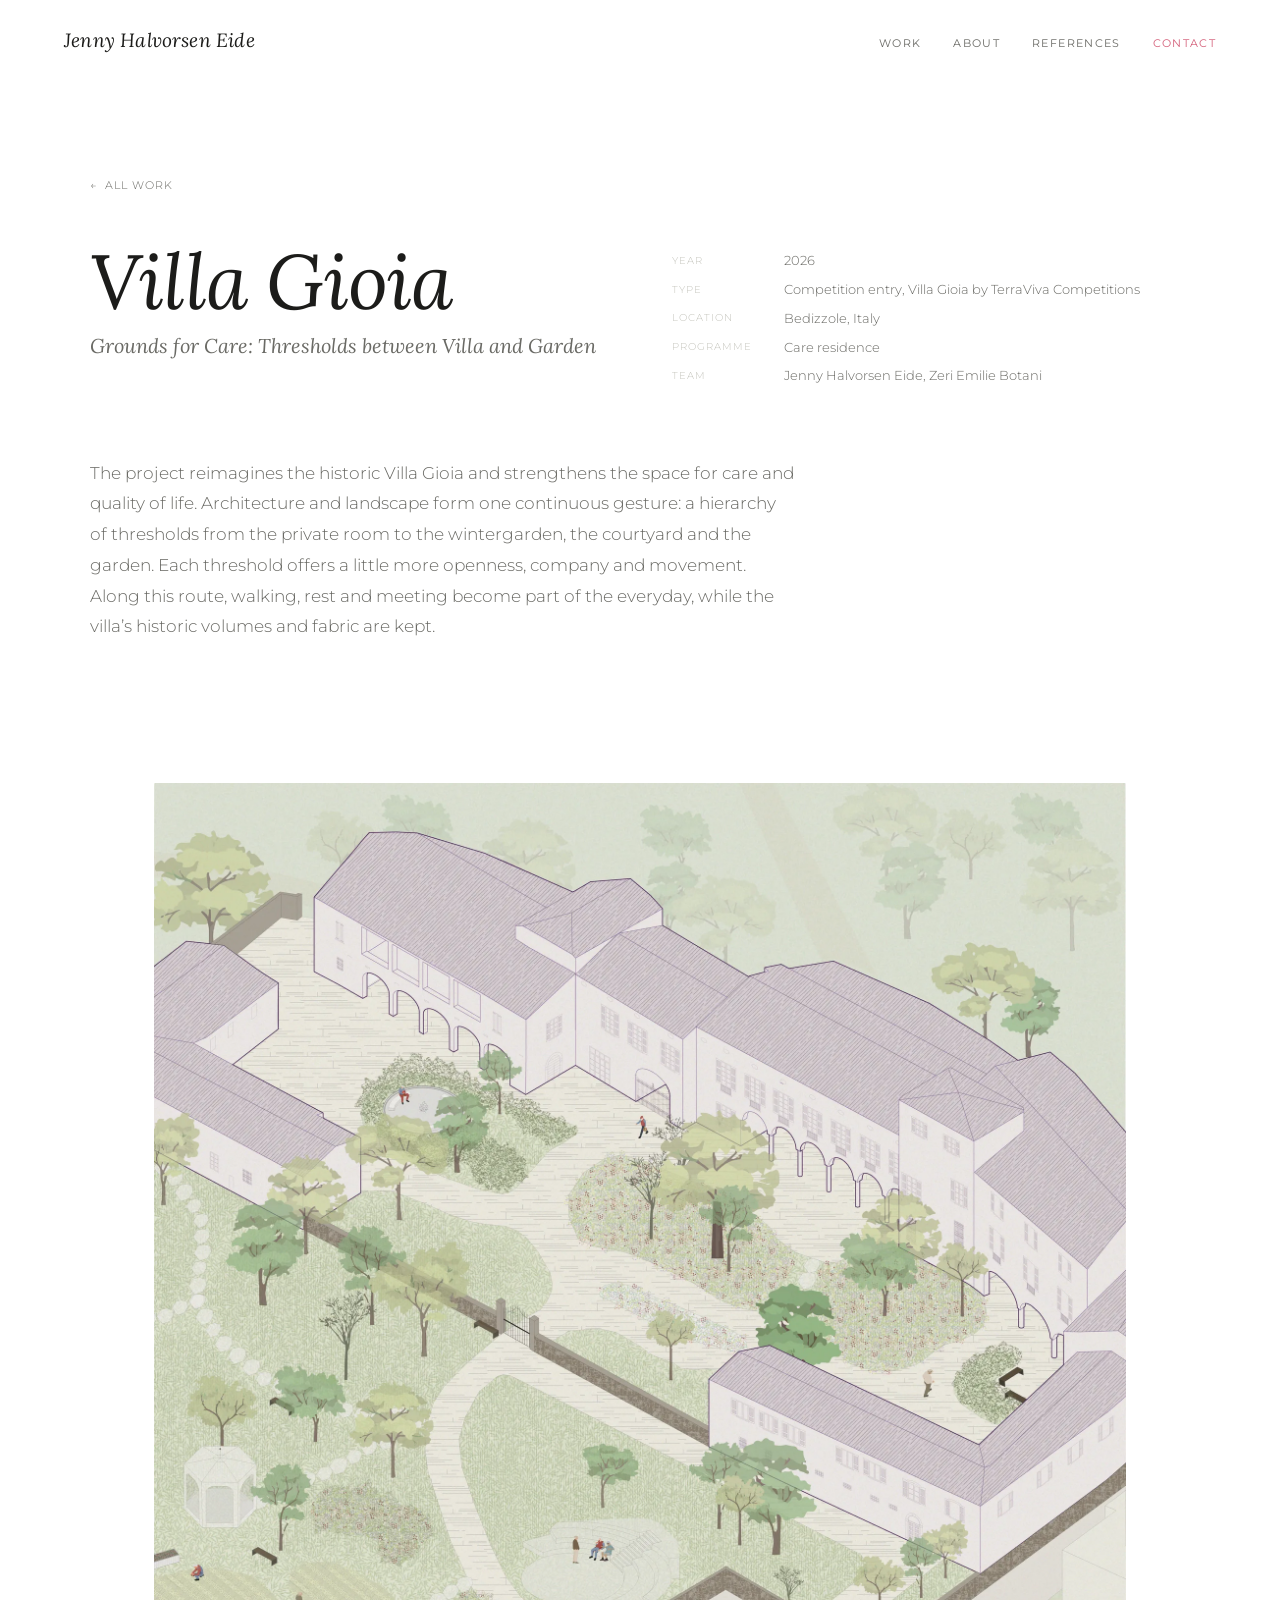
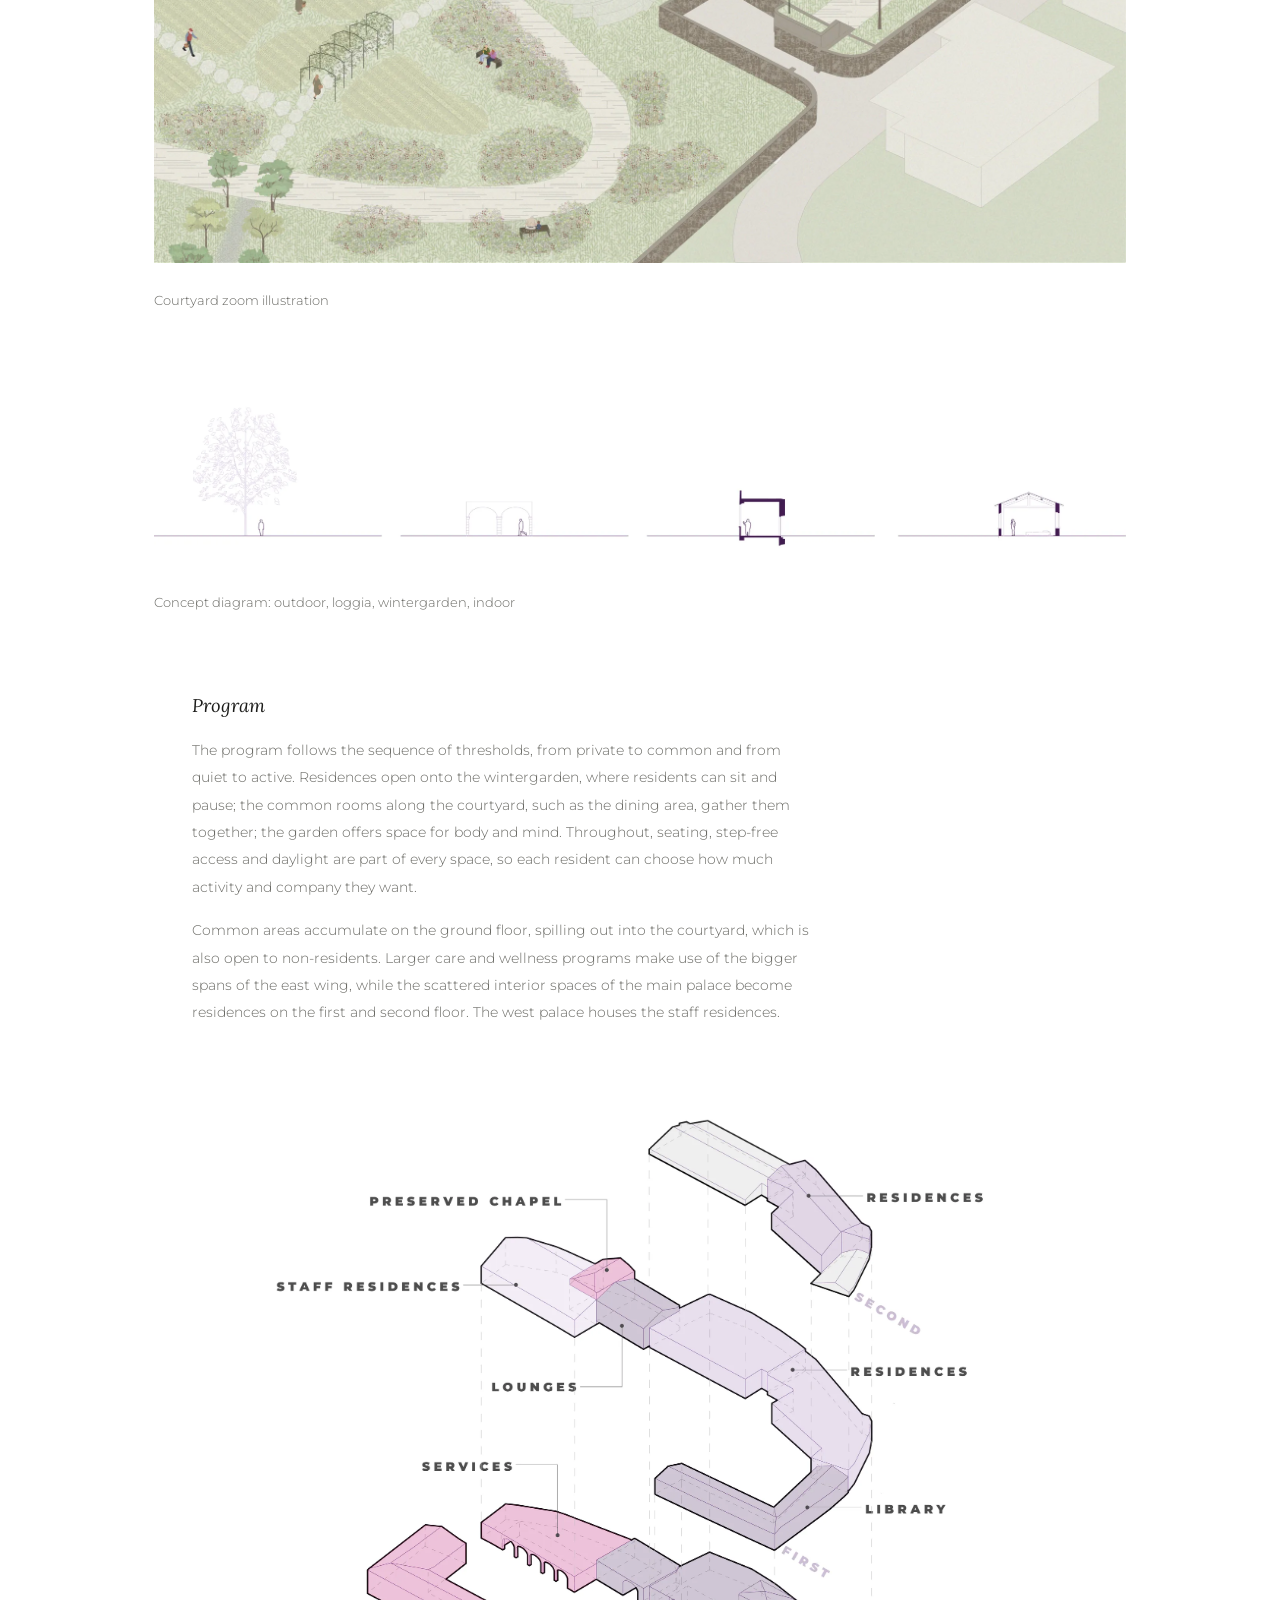
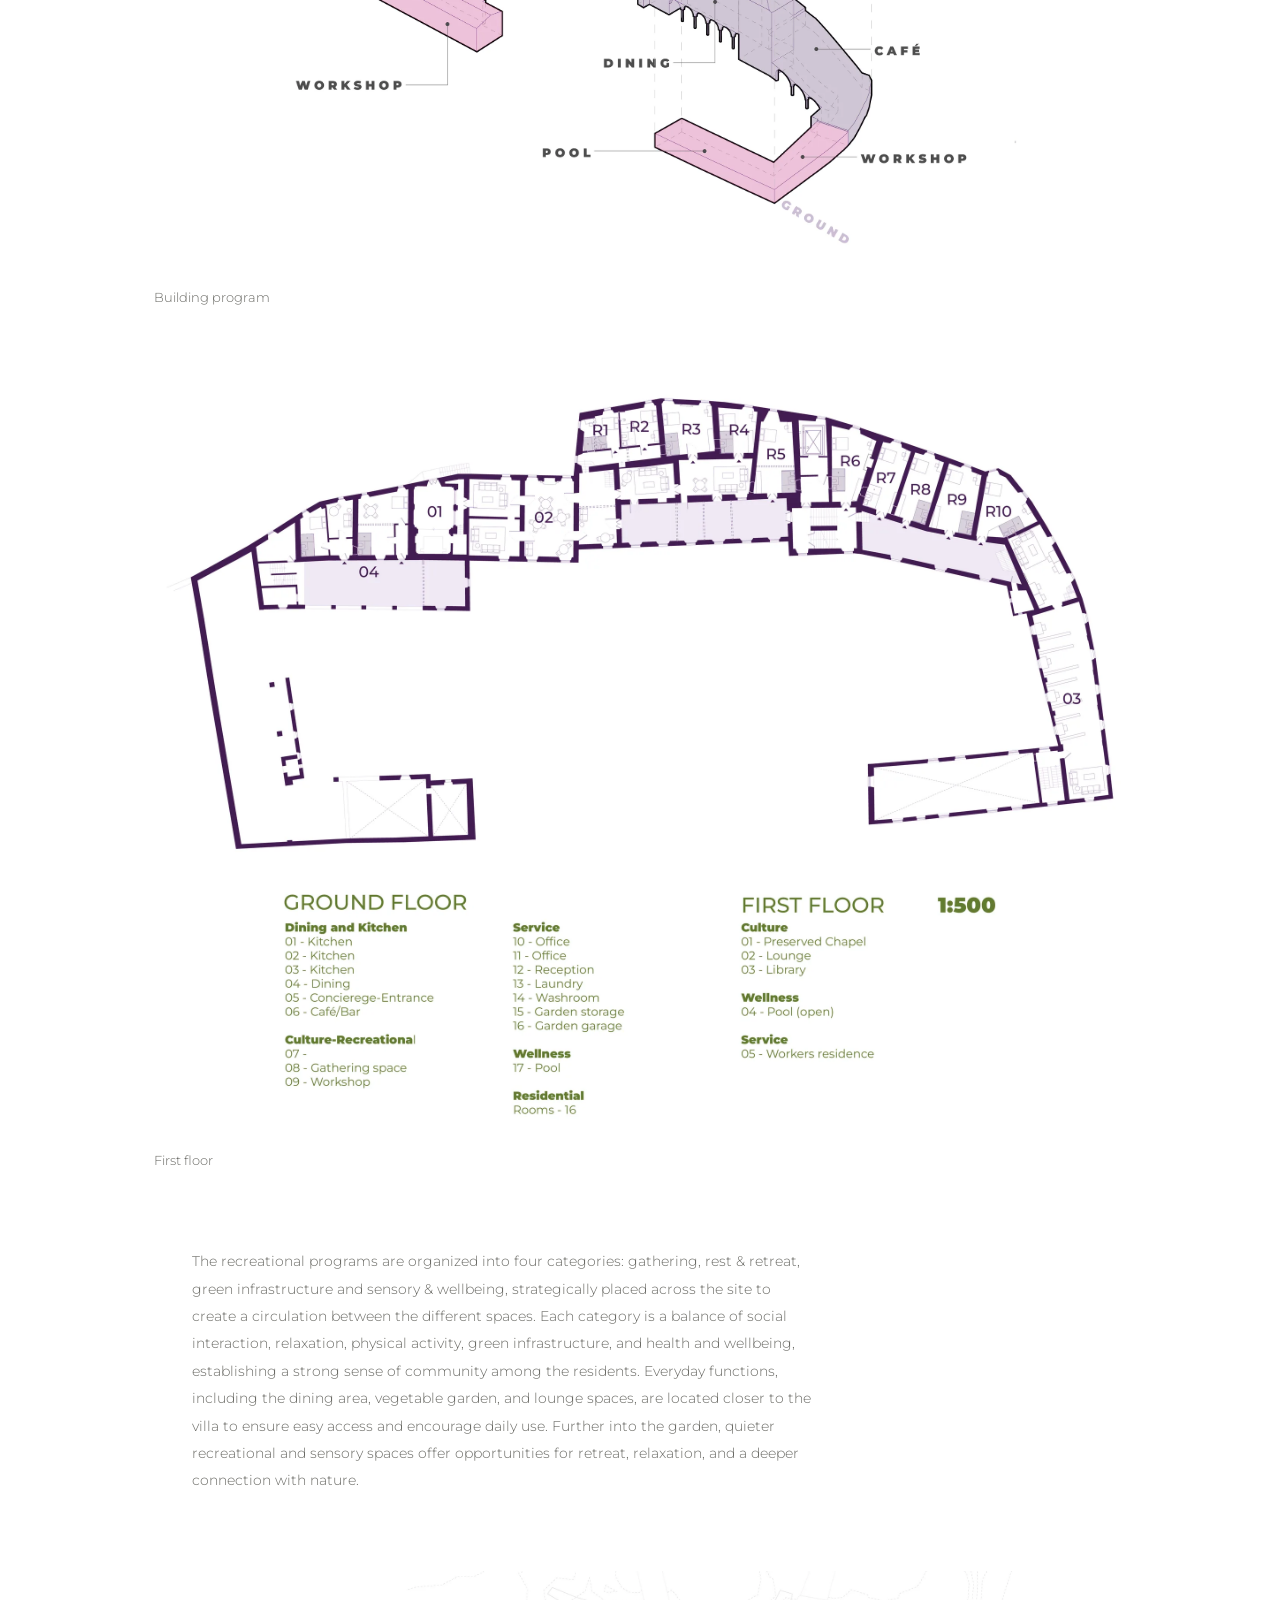
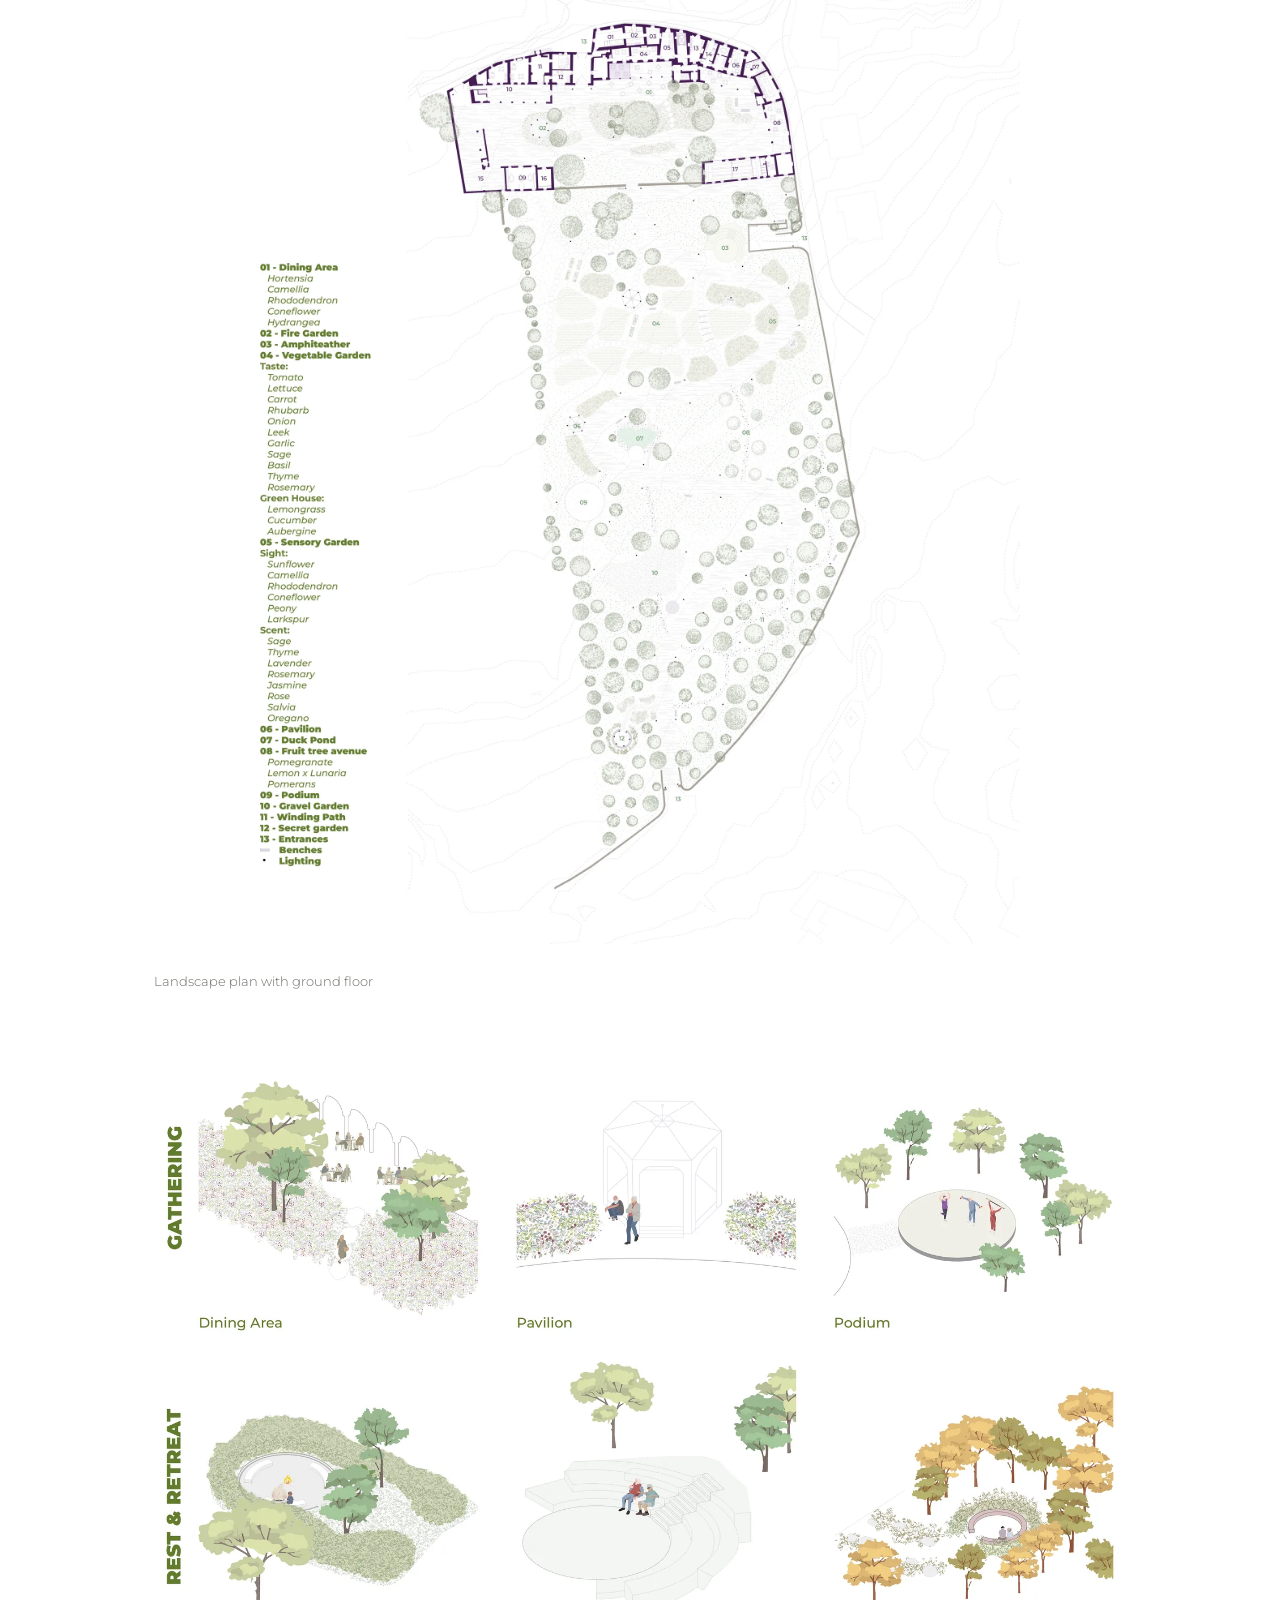
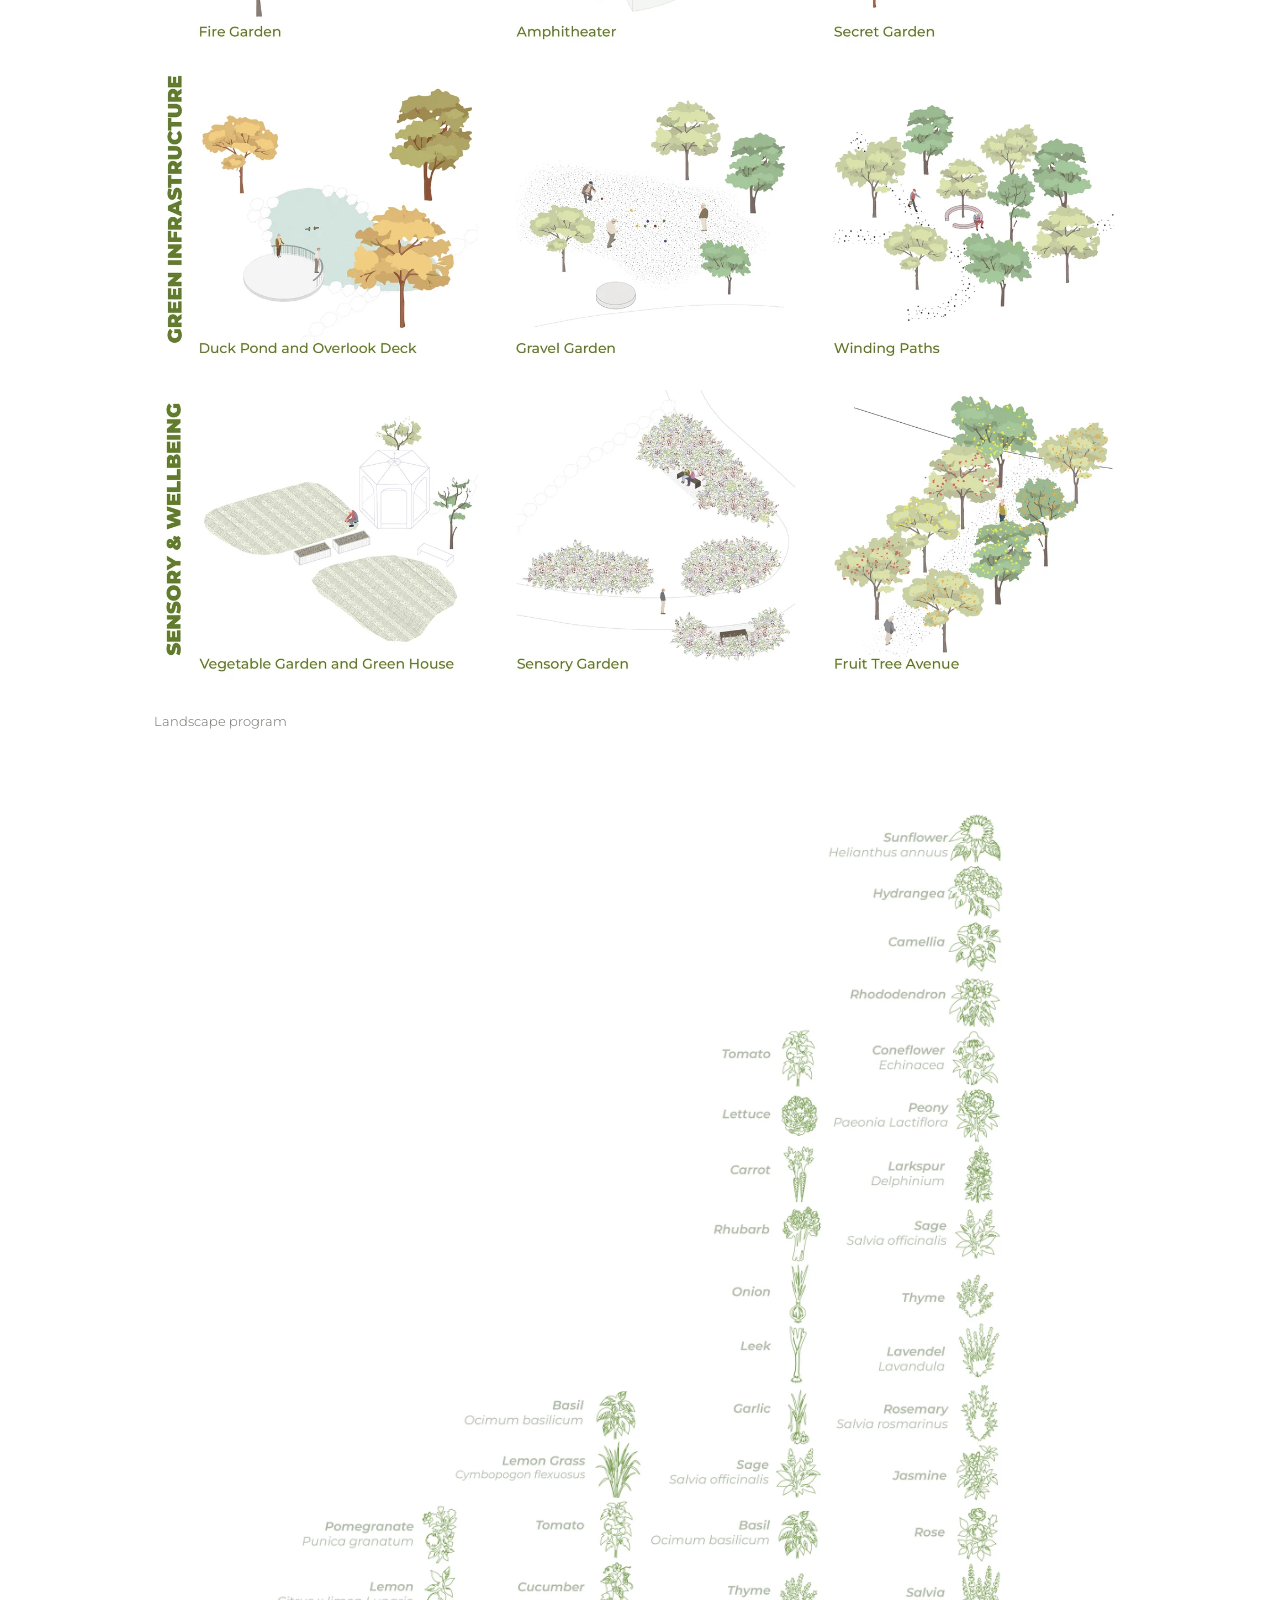
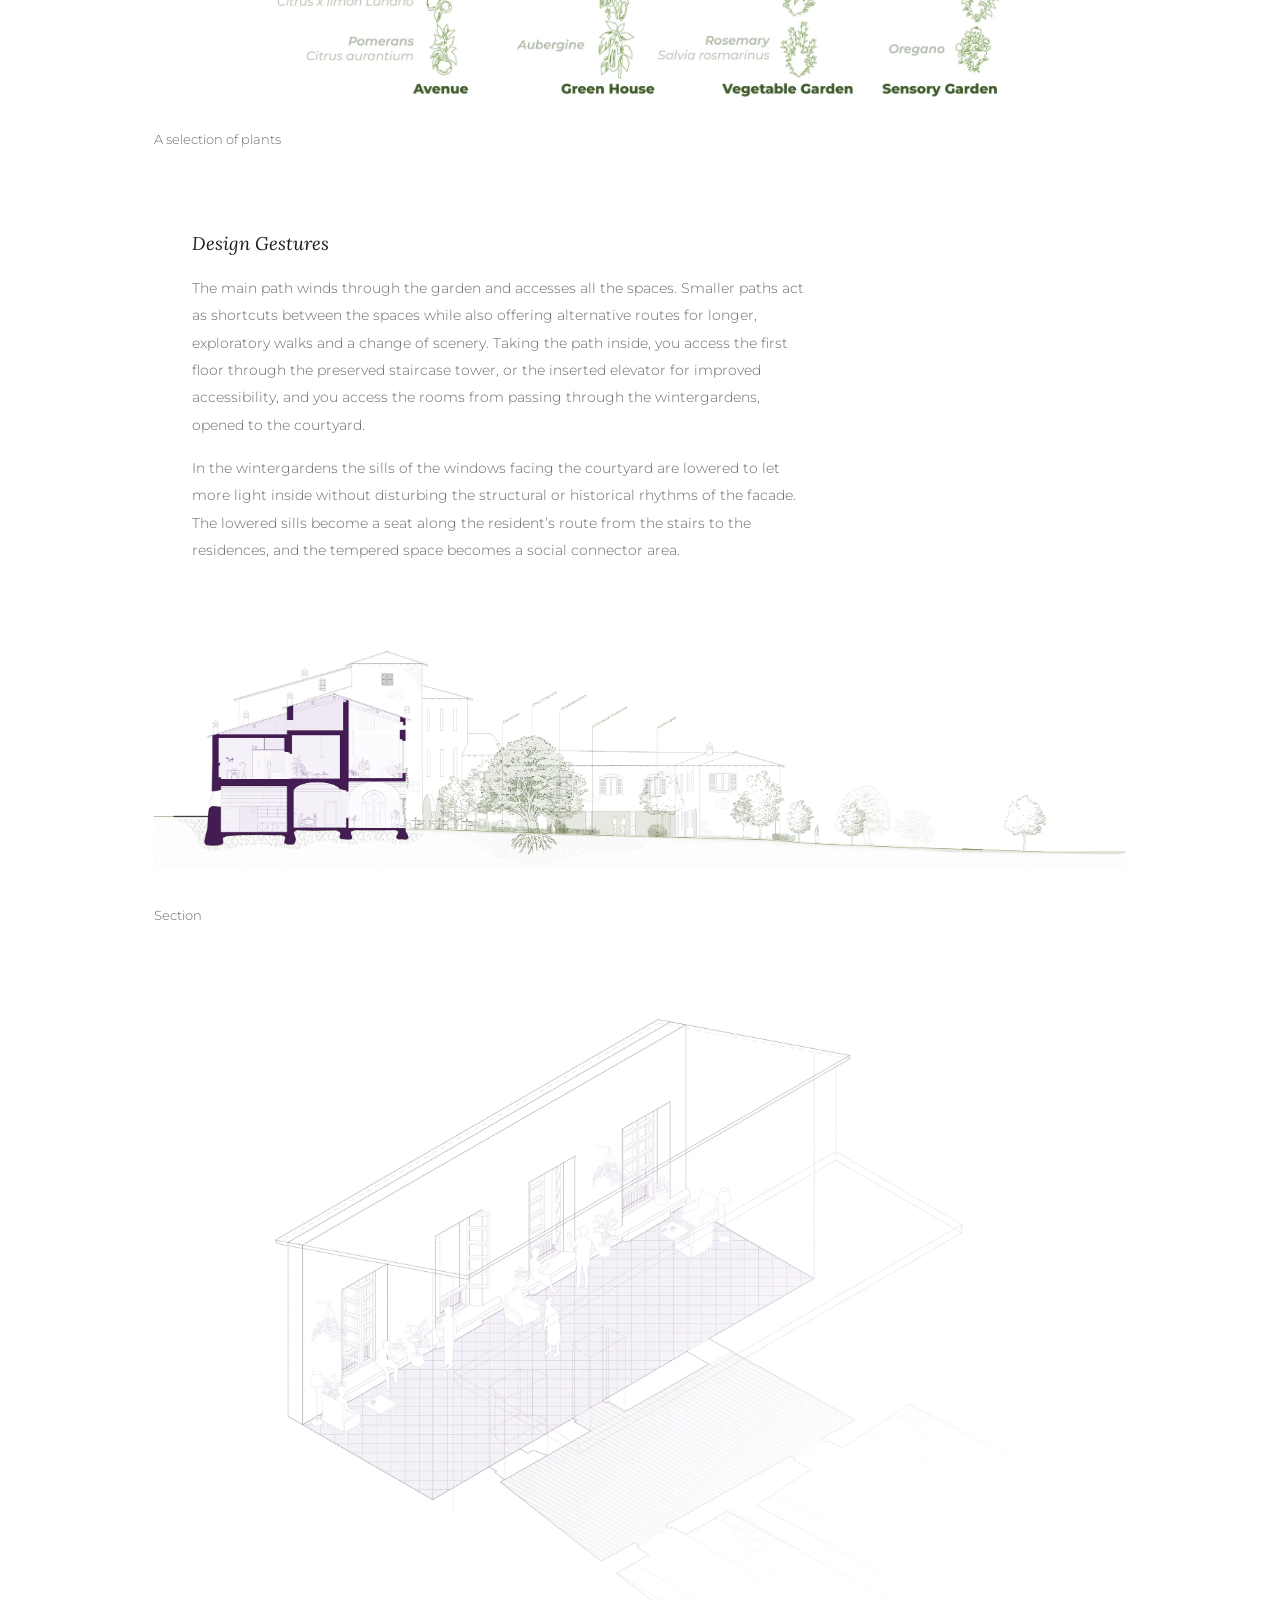
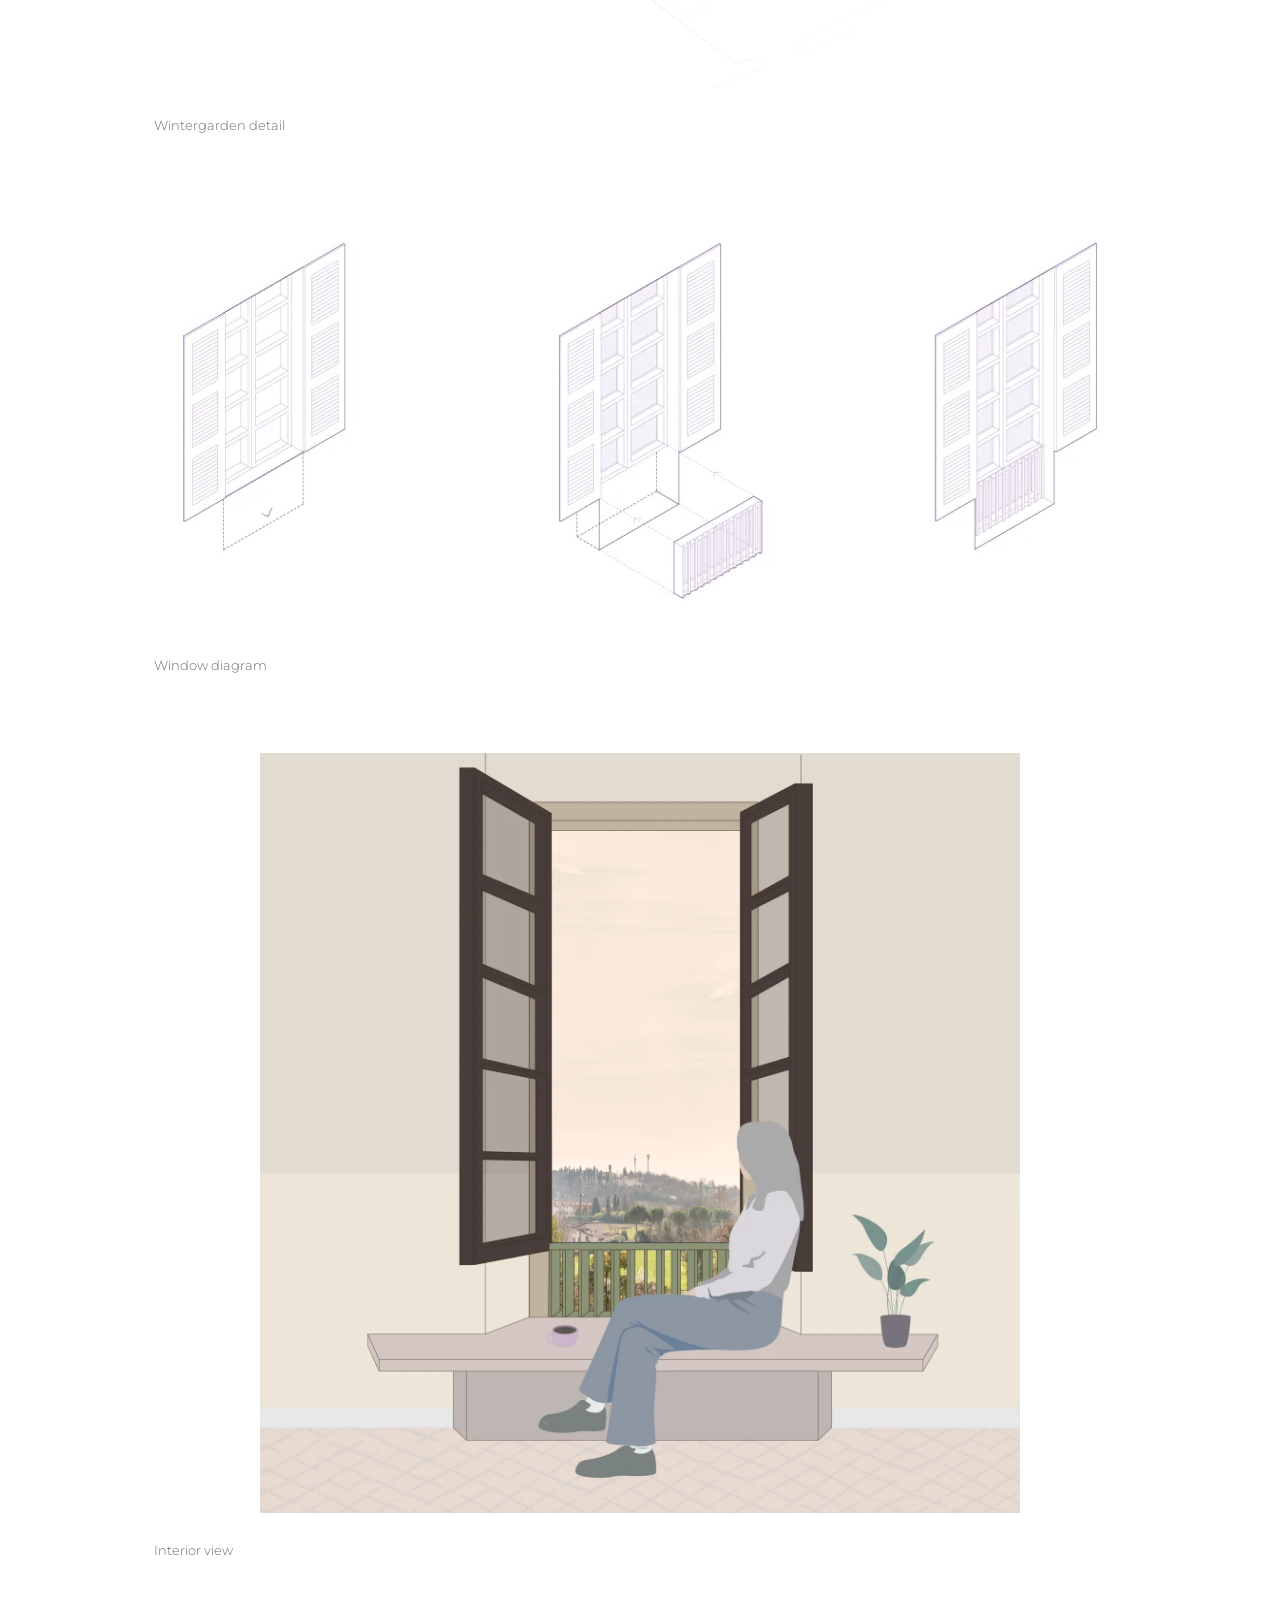
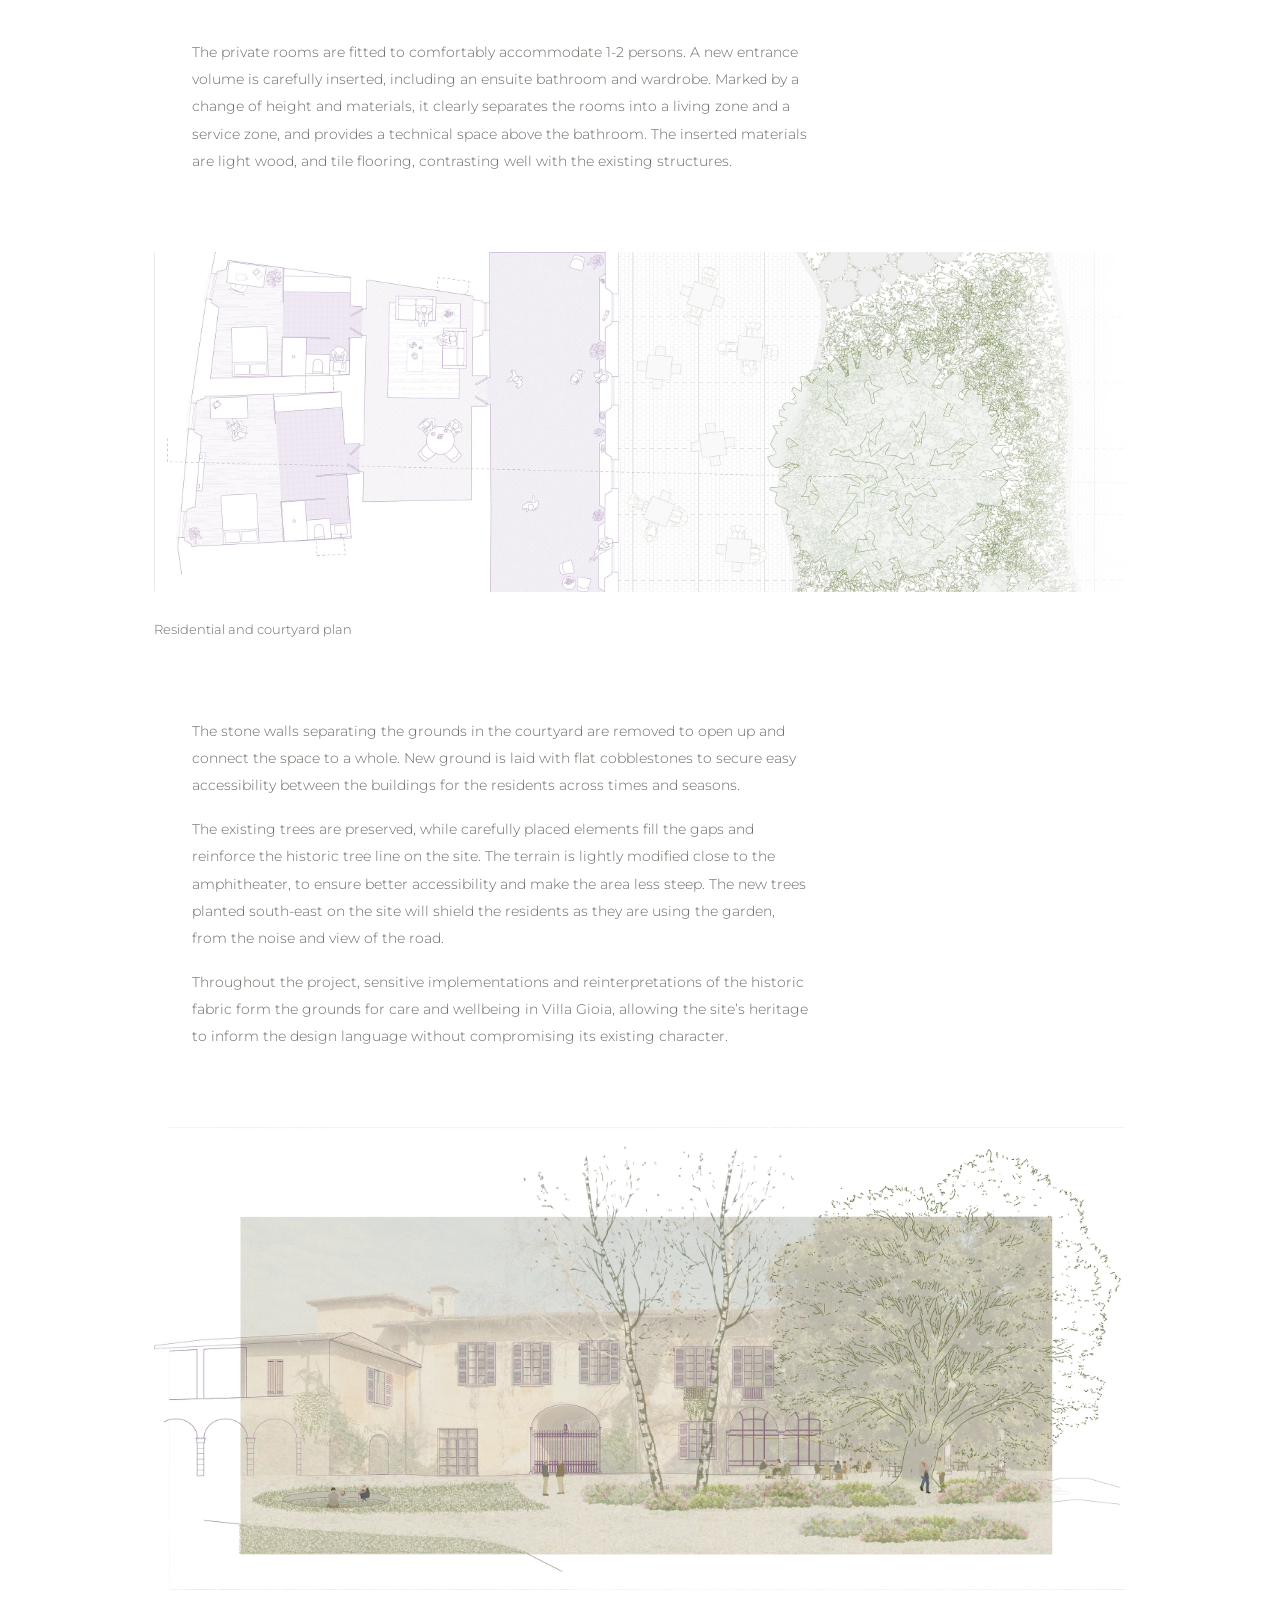
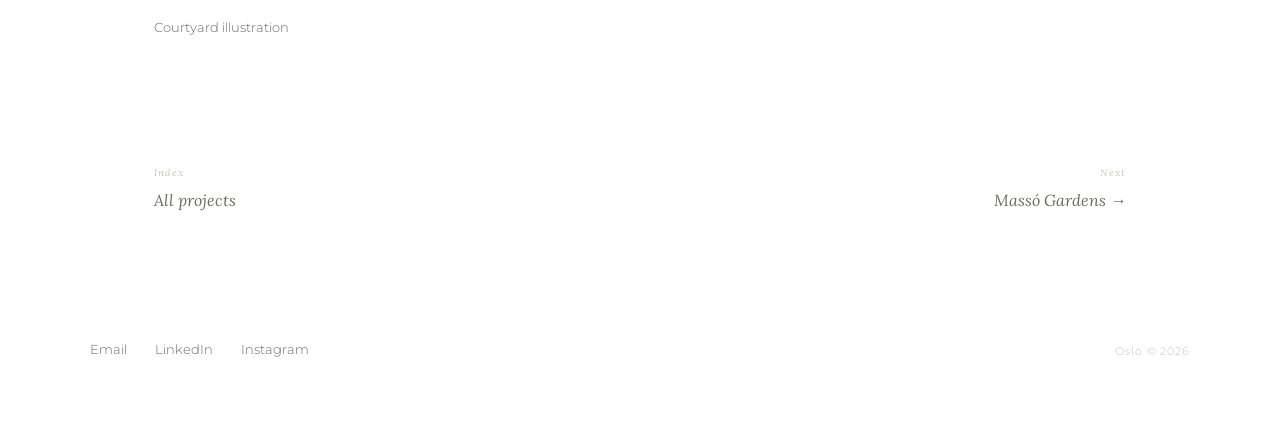
<file: projects/villa-gioia.html>
<!DOCTYPE html>
<html lang="en">
<head>
  <meta charset="UTF-8" />
  <meta name="viewport" content="width=device-width, initial-scale=1.0" />
  <title>Villa Gioia | Jenny Halvorsen Eide</title>
  <meta name="description" content="Grounds for Care: Thresholds between Villa and Garden. Competition entry for Villa Gioia by TerraViva Competitions, Bedizzole, Italy." />
  <link rel="preconnect" href="https://fonts.googleapis.com" />
  <link rel="preconnect" href="https://fonts.gstatic.com" crossorigin />
  <link href="https://fonts.googleapis.com/css2?family=Lora:ital,wght@0,400;1,400&family=Montserrat:wght@300;400;500&display=swap" rel="stylesheet" />
  <!-- One level up from /projects/, so we go ../ to reach style.css -->
  <link rel="stylesheet" href="../style.css" />
  <link rel="stylesheet" href="../project.css" />
</head>
<body>

  <!-- =====================
       NAVIGATION
       ===================== -->
  <nav class="nav">
    <a href="../index.html" class="nav-mark">Jenny Halvorsen Eide</a>
    <ul class="nav-links">
      <li><a href="../work.html" class="nav-active">Work</a></li>
      <li><a href="../about.html">About</a></li>
      <li><a href="../references.html">References</a></li>
      <li><a href="#contact" class="nav-contact">Contact</a></li>
    </ul>
  </nav>

  <!-- =====================
       PROJECT HEADER
       ===================== -->
  <header class="project-header">
    <div class="project-header-inner">

      <a href="../work.html" class="back-link">
        <span class="back-arrow">←</span> All work
      </a>

      <div class="project-header-grid">
        <div class="project-header-left">
          <h1 class="project-heading">Villa Gioia</h1>
          <p class="project-subheading">Grounds for Care: Thresholds between Villa and Garden</p>
        </div>
        <div class="project-header-right">
          <dl class="project-meta-list">
            <div class="project-meta-row">
              <dt>Year</dt>
              <dd>2026</dd>
            </div>
            <div class="project-meta-row">
              <dt>Type</dt>
              <dd>Competition entry, Villa Gioia by TerraViva Competitions</dd>
            </div>
            <div class="project-meta-row">
              <dt>Location</dt>
              <dd>Bedizzole, Italy</dd>
            </div>
            <div class="project-meta-row">
              <dt>Programme</dt>
              <dd>Care residence</dd>
            </div>
            <div class="project-meta-row">
              <dt>Team</dt>
              <dd>Jenny Halvorsen Eide, Zeri Emilie Botani</dd>
            </div>
          </dl>
        </div>
      </div>

      <p class="project-statement">
        The project reimagines the historic Villa Gioia and strengthens the space for care and quality of life. Architecture and landscape form one continuous gesture: a hierarchy of thresholds from the private room to the wintergarden, the courtyard and the garden. Each threshold offers a little more openness, company and movement. Along this route, walking, rest and meeting become part of the everyday, while the villa’s historic volumes and fabric are kept.
      </p>

    </div>
  </header>

  <main class="project-sequence">

    <figure class="image-block image-block--full">
      <img src="../images/Villa Gioia/villa-gioia-courtyard-aerial.webp" alt="Aerial illustration of the villa, courtyard and garden" class="project-img" loading="lazy" />
      <figcaption class="img-caption">Courtyard zoom illustration</figcaption>
    </figure>

    <figure class="image-block image-block--full">
      <img src="../images/Villa Gioia/villa-gioia-concept.webp" alt="Concept diagram: outdoor, loggia, wintergarden, indoor" class="project-img" loading="lazy" />
      <figcaption class="img-caption">Concept diagram: outdoor, loggia, wintergarden, indoor</figcaption>
    </figure>

    <div class="text-block">
      <h2 class="text-block-heading">Program</h2>
      <p>The program follows the sequence of thresholds, from private to common and from quiet to active. Residences open onto the wintergarden, where residents can sit and pause; the common rooms along the courtyard, such as the dining area, gather them together; the garden offers space for body and mind. Throughout, seating, step-free access and daylight are part of every space, so each resident can choose how much activity and company they want.</p>
      <p>Common areas accumulate on the ground floor, spilling out into the courtyard, which is also open to non-residents. Larger care and wellness programs make use of the bigger spans of the east wing, while the scattered interior spaces of the main palace become residences on the first and second floor. The west palace houses the staff residences.</p>
    </div>

    <figure class="image-block image-block--full image-block--narrow">
      <img src="../images/Villa Gioia/villa-gioia-building-program.webp" alt="Exploded axonometric of the building program" class="project-img" loading="lazy" />
      <figcaption class="img-caption">Building program</figcaption>
    </figure>

    <figure class="image-block image-block--full">
      <img src="../images/Villa Gioia/villa-gioia-plans.webp" alt="First floor plan with room legend" class="project-img" loading="lazy" />
      <figcaption class="img-caption">First floor</figcaption>
    </figure>

    <div class="text-block">
      <p>The recreational programs are organized into four categories: gathering, rest &amp; retreat, green infrastructure and sensory &amp; wellbeing, strategically placed across the site to create a circulation between the different spaces. Each category is a balance of social interaction, relaxation, physical activity, green infrastructure, and health and wellbeing, establishing a strong sense of community among the residents. Everyday functions, including the dining area, vegetable garden, and lounge spaces, are located closer to the villa to ensure easy access and encourage daily use. Further into the garden, quieter recreational and sensory spaces offer opportunities for retreat, relaxation, and a deeper connection with nature.</p>
    </div>

    <figure class="image-block image-block--full image-block--narrow">
      <img src="../images/Villa Gioia/villa-gioia-landscape-plan.webp" alt="Landscape plan" class="project-img" loading="lazy" />
      <figcaption class="img-caption">Landscape plan with ground floor</figcaption>
    </figure>

    <figure class="image-block image-block--full">
      <img src="../images/Villa Gioia/villa-gioia-landscape-program.webp" alt="Landscape program drawings" class="project-img" loading="lazy" />
      <figcaption class="img-caption">Landscape program</figcaption>
    </figure>

    <figure class="image-block image-block--full image-block--narrow">
      <img src="../images/Villa Gioia/villa-gioia-plants.webp" alt="Plant diagram for the avenue, green house, vegetable garden and sensory garden" class="project-img" loading="lazy" />
      <figcaption class="img-caption">A selection of plants</figcaption>
    </figure>


    <div class="text-block">
      <h2 class="text-block-heading">Design Gestures</h2>
      <p>The main path winds through the garden and accesses all the spaces. Smaller paths act as shortcuts between the spaces while also offering alternative routes for longer, exploratory walks and a change of scenery. Taking the path inside, you access the first floor through the preserved staircase tower, or the inserted elevator for improved accessibility, and you access the rooms from passing through the wintergardens, opened to the courtyard.</p>
      <p>In the wintergardens the sills of the windows facing the courtyard are lowered to let more light inside without disturbing the structural or historical rhythms of the facade. The lowered sills become a seat along the resident’s route from the stairs to the residences, and the tempered space becomes a social connector area.</p>
    </div>

    <figure class="image-block image-block--full">
      <img src="../images/Villa Gioia/villa-gioia-section.webp" alt="Section through residences, wintergarden and courtyard" class="project-img" loading="lazy" />
      <figcaption class="img-caption">Section</figcaption>
    </figure>

    <figure class="image-block image-block--full image-block--narrow">
      <img src="../images/Villa Gioia/villa-gioia-wintergarden.webp" alt="Axonometric detail of the wintergarden" class="project-img" loading="lazy" />
      <figcaption class="img-caption">Wintergarden detail</figcaption>
    </figure>

    <figure class="image-block image-block--full">
      <img src="../images/Villa Gioia/villa-gioia-window-diagram.webp" alt="Diagram of the lowered window sills" class="project-img" loading="lazy" />
      <figcaption class="img-caption">Window diagram</figcaption>
    </figure>

    <figure class="image-block image-block--full image-block--narrow">
      <img src="../images/Villa Gioia/villa-gioia-interior.webp" alt="A resident seated at the lowered window sill" class="project-img" loading="lazy" />
      <figcaption class="img-caption">Interior view</figcaption>
    </figure>

    <div class="text-block">
      <p>The private rooms are fitted to comfortably accommodate 1-2 persons. A new entrance volume is carefully inserted, including an ensuite bathroom and wardrobe. Marked by a change of height and materials, it clearly separates the rooms into a living zone and a service zone, and provides a technical space above the bathroom. The inserted materials are light wood, and tile flooring, contrasting well with the existing structures.</p>
    </div>

    <figure class="image-block image-block--full">
      <img src="../images/Villa Gioia/villa-gioia-residential-plan.webp" alt="Residential and courtyard plan" class="project-img" loading="lazy" />
      <figcaption class="img-caption">Residential and courtyard plan</figcaption>
    </figure>

    <div class="text-block">
      <p>The stone walls separating the grounds in the courtyard are removed to open up and connect the space to a whole. New ground is laid with flat cobblestones to secure easy accessibility between the buildings for the residents across times and seasons.</p>
      <p>The existing trees are preserved, while carefully placed elements fill the gaps and reinforce the historic tree line on the site. The terrain is lightly modified close to the amphitheater, to ensure better accessibility and make the area less steep. The new trees planted south-east on the site will shield the residents as they are using the garden, from the noise and view of the road.</p>
      <p>Throughout the project, sensitive implementations and reinterpretations of the historic fabric form the grounds for care and wellbeing in Villa Gioia, allowing the site’s heritage to inform the design language without compromising its existing character.</p>
    </div>

    <figure class="image-block image-block--full">
      <img src="../images/Villa Gioia/villa-gioia-courtyard-view.webp" alt="Illustration of the courtyard in front of the villa" class="project-img" loading="lazy" />
      <figcaption class="img-caption">Courtyard illustration</figcaption>
    </figure>

  </main>

  <nav class="project-nav">
    <div class="project-nav-inner">
      <a href="../work.html" class="project-nav-back">
        <span class="caption-label">Index</span>
        All projects
      </a>
      <a href="masso-gardens.html" class="project-nav-next">
        <span class="caption-label">Next</span>
        Massó Gardens →
      </a>
    </div>
  </nav>

  <!-- =====================
       FOOTER
       ===================== -->
  <footer class="footer" id="contact">
    <div class="footer-inner">
      <div class="footer-left footer-links">
        <a href="mailto:jenny.halvorsen.eide@gmail.com" class="footer-email">Email</a>
        <a href="https://www.linkedin.com/in/jennyhalvorseneide" class="footer-email" target="_blank" rel="noopener">LinkedIn</a>
        <a href="https://www.instagram.com/jenny_eide_osl/" class="footer-email" target="_blank" rel="noopener">Instagram</a>
      </div>
      <div class="footer-right">
        <p class="footer-note">Oslo &copy; 2026</p>
      </div>
    </div>
  </footer>



  <script>
  const _ch=document.createElement('div'),_cv=document.createElement('div'),_dot=document.createElement('div'),GAP=12,COLOR='#D4607A';
  Object.assign(_ch.style,{position:'fixed',top:'0',left:'0',width:'100vw',height:'1px',background:COLOR,pointerEvents:'none',zIndex:'9999',opacity:'0',transition:'opacity 0.1s ease'});
  Object.assign(_cv.style,{position:'fixed',top:'0',left:'0',width:'1px',height:'100vh',background:COLOR,pointerEvents:'none',zIndex:'9999',opacity:'0',transition:'opacity 0.1s ease'});
  Object.assign(_dot.style,{position:'fixed',width:'4px',height:'4px',border:'1.5px solid '+COLOR,borderRadius:'50%',pointerEvents:'none',zIndex:'9999',opacity:'0',transform:'translate(-50%,-50%)',transition:'opacity 0.1s ease'});
  document.body.append(_ch,_cv,_dot);document.body.style.cursor='none';
  document.addEventListener('mousemove',e=>{const x=e.clientX,y=e.clientY;_ch.style.top=y+'px';_ch.style.background=`linear-gradient(to right,${COLOR} ${x-GAP}px,transparent ${x-GAP}px,transparent ${x+GAP}px,${COLOR} ${x+GAP}px)`;_cv.style.left=x+'px';_cv.style.background=`linear-gradient(to bottom,${COLOR} ${y-GAP}px,transparent ${y-GAP}px,transparent ${y+GAP}px,${COLOR} ${y+GAP}px)`;_dot.style.left=x+'px';_dot.style.top=y+'px';});
  document.addEventListener('mouseenter',()=>[_ch,_cv,_dot].forEach(el=>el.style.opacity='1'));
  document.addEventListener('mouseleave',()=>[_ch,_cv,_dot].forEach(el=>el.style.opacity='0'));
  </script>


<script>
  /* Safari fix: show the crosshair on the first mouse movement (Safari does not
     fire "mouseenter" on the page), hide it when the mouse leaves the window,
     and keep the normal cursor on touch screens. */
  (function () {
    var parts = [_ch, _cv, _dot];
    if (!window.matchMedia('(hover: hover) and (pointer: fine)').matches) {
      document.body.style.cursor = '';
      parts.forEach(function (el) { el.style.display = 'none'; });
      return;
    }
    document.addEventListener('mousemove', function () {
      parts.forEach(function (el) { el.style.opacity = '1'; });
    }, { passive: true });
    document.documentElement.addEventListener('mouseleave', function () {
      parts.forEach(function (el) { el.style.opacity = '0'; });
    });
  })();
</script>

</body>
</html>
</file>
<file: style.css>
/* Montserrat italics, so <em> text uses the real italic letters */
@import url('https://fonts.googleapis.com/css2?family=Montserrat:ital,wght@1,300;1,400;1,500&display=swap');

/* ============================================
   JENNY HALVORSEN EIDE — PORTFOLIO STYLESHEET
   Updated to match visual language of Massó Gardens thesis panels
   ============================================ */

:root {
  /* Drawn directly from the thesis panels */
  --bg:           #FFFFFF;   /* plain white, like the boards */
  --ink:          #1C1C1A;   /* near-black linework */
  --ink-muted:    #6A6A65;   /* secondary text, like label text on drawings */
  --ink-faint:    #C4C4BC;   /* hairline borders, like drawing grid lines */

  --sage:         #7A9E8E;   /* the muted green from vegetation fills */
  --sage-light:   #C8DDD5;   /* lighter wash, like the plan fill */
  --sage-pale:    #EBF2EE;   /* very pale, for hover states */
  --pink:         #D4607A;   /* the magenta accent used for programme markers */

  /* Accent: use the botanical sage, with pink as a precise accent */
  --accent:       #7A9E8E;
  --accent-pop:   #D4607A;

  --font-display: 'Lora', Georgia, serif;          /* thesis uses Lora-Italic for key text */
  --font-body:    'Montserrat', system-ui, sans-serif;  /* thesis uses Montserrat Light/Bold */

  --max-width: 1100px;
  --gutter: clamp(1.5rem, 5vw, 4rem);
}

/* --- RESET --- */
*, *::before, *::after { box-sizing: border-box; margin: 0; padding: 0; }
html { scroll-behavior: smooth; }
body {
  background-color: var(--bg);
  color: var(--ink);
  font-family: var(--font-body);
  font-size: 1rem;
  line-height: 1.7;
  font-weight: 300;
}
a { color: inherit; text-decoration: none; }
img { display: block; width: 100%; height: auto; }

/* ============================================
   NAVIGATION
   ============================================ */
.nav {
  display: flex;
  align-items: baseline;
  justify-content: space-between;
  padding: 1.5rem var(--gutter);
  position: sticky;
  top: 0;
  background-color: var(--bg);
  z-index: 10;
}

.nav-mark {
  font-family: var(--font-display);
  font-style: italic;
  font-size: 1.2rem;
  font-weight: 400;
  color: var(--ink);
  transition: color 0.2s ease;
  letter-spacing: 0.01em;
}
.nav-mark:hover { color: var(--accent); }

.nav-links {
  list-style: none;
  display: flex;
  gap: 2rem;
  align-items: baseline;
}
.nav-links a {
  font-size: 0.7rem;
  font-weight: 400;
  letter-spacing: 0.12em;
  text-transform: uppercase;
  color: var(--ink-muted);
  transition: color 0.2s ease;
}
.nav-links a:hover { color: var(--ink); }
.nav-links .nav-contact { color: var(--accent-pop); }
.nav-links .nav-contact:hover { color: var(--ink); }

/* ============================================
   HERO
   ============================================ */
.hero {
  padding: clamp(5rem, 12vw, 10rem) var(--gutter) clamp(4rem, 8vw, 7rem);
  max-width: var(--max-width);
  margin: 0 auto;
  display: grid;
  grid-template-columns: 1fr 1fr;
  gap: clamp(2rem, 5vw, 5rem);
  align-items: end;
}

.hero-left {}

.hero-eyebrow {
  font-size: 0.65rem;
  font-weight: 400;
  letter-spacing: 0.14em;
  text-transform: uppercase;
  color: var(--ink-muted);
  margin-bottom: 1.5rem;
}

.hero-name {
  font-family: var(--font-display);
  font-size: clamp(3rem, 7vw, 6rem);
  font-weight: 400;
  font-style: italic;
  line-height: 1.0;
  letter-spacing: -0.01em;
  color: var(--ink);
}

/* The green underline is the site's signature — drawn from the axonometric
   green outline strokes in the panels */
.hero-name-line {
  display: block;
  width: clamp(2rem, 6vw, 4rem);
  height: 1.5px;
  background-color: var(--sage);
  margin-top: 1.75rem;
}

.hero-right {
  padding-bottom: 0.5rem;
}

.hero-description {
  font-size: clamp(0.9rem, 1.2vw, 1.05rem);
  font-weight: 300;
  color: var(--ink-muted);
  line-height: 1.85;
  max-width: 42ch;
}

/* ============================================
   SHARED SECTION STYLES
   ============================================ */
.section {
  padding: clamp(4rem, 8vw, 7rem) var(--gutter);
  max-width: var(--max-width);
  margin: 0 auto;
}

.section-label {
  font-size: 0.62rem;
  font-weight: 400;
  letter-spacing: 0.14em;
  text-transform: uppercase;
  color: var(--ink-faint);
  margin-bottom: 3rem;
}

/* ============================================
   ABOUT SECTION
   ============================================ */
.about-grid {
  display: grid;
  grid-template-columns: 1fr 2fr;
  gap: clamp(2rem, 5vw, 5rem);
  align-items: start;
}

.about-photo {
  aspect-ratio: 3 / 4;
  background-color: var(--sage-light);
  border-radius: 1px;
  overflow: hidden;
}
.about-photo img { width: 100%; height: 100%; object-fit: cover; }

.photo-placeholder {
  width: 100%;
  height: 100%;
  min-height: 320px;
  display: flex;
  align-items: center;
  justify-content: center;
  font-size: 0.62rem;
  letter-spacing: 0.14em;
  text-transform: uppercase;
  color: var(--sage);
}

.about-text p {
  font-size: 0.95rem;
  color: var(--ink-muted);
  line-height: 1.9;
  margin-bottom: 1.25rem;
}

.cv-items {
  margin-top: 2.5rem;
  padding-top: 1.5rem;
  display: flex;
  flex-direction: column;
  gap: 0.75rem;
}

.cv-item {
  display: grid;
  grid-template-columns: 3.5rem 1fr;
  gap: 1rem;
  align-items: baseline;
}

.cv-year {
  font-size: 0.7rem;
  color: var(--ink-faint);
  font-weight: 400;
  letter-spacing: 0.05em;
}

.cv-detail {
  font-size: 0.85rem;
  color: var(--ink-muted);
}

/* ============================================
   WORK / PROJECTS GRID
   ============================================ */
.project-grid {
  display: grid;
  grid-template-columns: repeat(auto-fill, minmax(min(100%, 440px), 1fr));
  gap: clamp(2rem, 4vw, 3.5rem);
}

.project-card {
  display: flex;
  flex-direction: column;
  gap: 1.25rem;
}

.project-image-wrap {
  aspect-ratio: 4 / 3;
  overflow: hidden;
  background-color: var(--sage-light);
  border-radius: 1px;
  position: relative;
}

.project-image-wrap img.project-image {
  width: 100%;
  height: 100%;
  object-fit: cover;
  transition: transform 0.6s ease;
}

.project-card:hover .project-image { transform: scale(1.02); }

.project-image-placeholder {
  width: 100%;
  height: 100%;
  min-height: 280px;
}

.project-meta {
  display: flex;
  flex-direction: column;
  gap: 0.4rem;
}

.project-year {
  font-size: 0.62rem;
  font-weight: 400;
  letter-spacing: 0.12em;
  text-transform: uppercase;
  color: var(--ink-faint);
}

.project-title {
  font-family: var(--font-display);
  font-style: italic;
  font-size: clamp(1.1rem, 1.8vw, 1.4rem);
  font-weight: 400;
  line-height: 1.2;
  color: var(--ink);
  transition: color 0.2s ease;
}
.project-card:hover .project-title { color: var(--accent); }

.project-description {
  font-size: 0.875rem;
  color: var(--ink-muted);
  line-height: 1.75;
  max-width: 46ch;
  margin-top: 0.25rem;
}

.project-tags {
  display: flex;
  flex-wrap: wrap;
  gap: 0.4rem;
  margin-top: 0.5rem;
}

.tag {
  font-size: 0.6rem;
  font-weight: 400;
  letter-spacing: 0.1em;
  text-transform: uppercase;
  color: var(--ink-faint);
  border: 0.5px solid var(--ink-faint);
  padding: 2px 8px;
  border-radius: 1px;
  transition: border-color 0.2s, color 0.2s;
}
.project-card:hover .tag {
  border-color: var(--sage);
  color: var(--sage);
}

/* ============================================
   FOOTER
   ============================================ */
.footer {
  padding: clamp(3rem, 6vw, 5rem) var(--gutter);
}

.footer-inner {
  max-width: var(--max-width);
  margin: 0 auto;
  display: grid;
  grid-template-columns: 1fr 1fr;
  align-items: end;
  gap: 1rem;
}

.footer-links {
  display: flex;
  flex-wrap: wrap;
  gap: 0.5rem 1.75rem;
}

.footer-name {
  font-family: var(--font-display);
  font-style: italic;
  font-size: 1.1rem;
  font-weight: 400;
  margin-bottom: 0.4rem;
}

.footer-email {
  font-size: 0.8rem;
  color: var(--ink-muted);
  transition: color 0.2s ease;
}
.footer-email:hover { color: var(--accent-pop); }

.footer-right {
  text-align: right;
}

.footer-note {
  font-size: 0.7rem;
  letter-spacing: 0.08em;
  color: var(--ink-faint);
}

/* ============================================
   RESPONSIVE
   ============================================ */
@media (max-width: 700px) {
  .hero {
    grid-template-columns: 1fr;
  }
  .about-grid {
    grid-template-columns: 1fr;
  }
  .about-photo { max-width: 200px; }
  .footer-inner {
    grid-template-columns: 1fr;
    gap: 0.5rem;
  }
  .footer-right { text-align: left; }
  .nav-links { gap: 1.25rem; }

  /* Phones: name on its own line, menu below it */
  .nav {
    flex-direction: column;
    align-items: flex-start;
    gap: 0.6rem;
    padding: 1rem var(--gutter);
  }
  .nav-links { gap: 1.1rem; flex-wrap: wrap; }
  .nav-links a { font-size: 0.62rem; }
  .landing .nav { align-items: flex-end; }
}

@media (prefers-reduced-motion: reduce) {
  .project-image { transition: none; }
}

/* About without a portrait: single text column */
.about-grid--text { grid-template-columns: 1fr; max-width: 62ch; }
</file>
<file: references.css>
/* ============================================
   REFERENCES PAGE — references.css
   Loaded in addition to style.css on references.html
   ============================================ */

/* Active nav link — marks the current page */
.nav-active {
  color: var(--ink) !important;
}

/* Page header — reuses hero styles from style.css,
   with a description paragraph added below */
.page-header {
  padding: clamp(4rem, 9vw, 7rem) var(--gutter) clamp(2rem, 4vw, 3rem);
  border-bottom: 0.5px solid var(--ink-faint);
}

.page-header-inner {
  max-width: var(--max-width);
  margin: 0 auto;
}

.references-intro {
  font-size: clamp(0.85rem, 1.1vw, 0.95rem);
  font-weight: 300;
  color: var(--ink-muted);
  line-height: 1.85;
  max-width: 48ch;
  margin-top: 2rem;
}

/* ── References section ───────────────────── */
.references-section {
  padding: clamp(3rem, 6vw, 5rem) var(--gutter) clamp(4rem, 8vw, 7rem);
}

.references-inner {
  max-width: 960px;
  margin: 0 auto;
}

/* ── Filter row ───────────────────────────── */
.filter-row {
  display: flex;
  gap: 8px;
  margin-bottom: 3rem;
  align-items: center;
  flex-wrap: wrap;
}

.filter-btn {
  font-family: var(--font-body);
  font-size: 0.65rem;
  letter-spacing: 0.12em;
  text-transform: uppercase;
  background: transparent;
  border: 0.5px solid var(--ink-faint);
  border-radius: 2px;
  padding: 4px 14px;
  cursor: pointer;
  color: var(--ink-muted);
  transition: border-color 0.15s, color 0.15s;
}
.filter-btn:hover { border-color: var(--ink); color: var(--ink); }
.filter-btn.active { border-color: var(--pink); color: var(--pink); }

.ref-count {
  font-size: 0.65rem;
  letter-spacing: 0.1em;
  text-transform: uppercase;
  color: var(--ink-faint);
  margin-left: auto;
}

/* ── Scatter field ────────────────────────── */
.scatter-field {
  position: relative;
  width: 100%;
}

/* ── Individual cards ─────────────────────── */
.ref-card {
  position: absolute;
  cursor: pointer;
  opacity: 0;
  transition: opacity 0.3s ease;
  z-index: 1;
}
.ref-card.visible { opacity: 1; }
.ref-card:hover { z-index: 10; }

.card-inner {
  position: relative;
  background: var(--bg);
  border: 0.5px solid var(--ink-faint);
  overflow: hidden;
  transition: border-color 0.2s, box-shadow 0.2s;
}
.ref-card:hover .card-inner {
  border-color: var(--sage);
  box-shadow: 0 4px 24px rgba(28, 28, 26, 0.10);
}

/* Real image */
.card-img {
  width: 100%;
  height: 100%;
  object-fit: cover;
  display: block;
}

/* Coloured placeholder (shown when no image is set) */
.card-img-placeholder {
  width: 100%;
  height: 100%;
  display: flex;
  align-items: center;
  justify-content: center;
  font-size: 0.55rem;
  letter-spacing: 0.12em;
  text-transform: uppercase;
  color: var(--sage);
}

/* ── Hover overlay ────────────────────────── */
.note-overlay {
  position: absolute;
  inset: 0;
  background: rgba(247, 247, 244, 0.97);
  padding: 16px;
  opacity: 0;
  transition: opacity 0.2s;
  display: flex;
  flex-direction: column;
  justify-content: flex-start;
  pointer-events: none;
}
.ref-card:hover .note-overlay { opacity: 1; }

/* Category label */
.note-type {
  font-size: 0.55rem;
  letter-spacing: 0.14em;
  text-transform: uppercase;
  color: var(--pink);
  margin-bottom: 6px;
}

/* Title */
.note-name {
  font-family: var(--font-display);
  font-style: italic;
  font-size: 0.9rem;
  line-height: 1.25;
  color: var(--ink);
  margin-bottom: 3px;
}

/* Author / subtitle */
.note-author {
  font-size: 0.7rem;
  color: var(--ink-muted);
  margin-bottom: 10px;
}

/* Hairline divider */
.note-divider {
  width: 100%;
  height: 0.5px;
  background: var(--ink-faint);
  margin-bottom: 10px;
  flex-shrink: 0;
}

/* Notes body */
.note-text {
  font-size: 0.72rem;
  line-height: 1.75;
  color: var(--ink-muted);
}

/* Where / when — anchored to bottom */
.note-where {
  margin-top: auto;
  padding-top: 8px;
  font-size: 0.6rem;
  color: var(--ink-faint);
  letter-spacing: 0.05em;
}

/* ── Responsive ───────────────────────────── */
/* On small screens, switch to a simple vertical scroll
   rather than the absolute-positioned scatter layout */
@media (max-width: 640px) {
  .scatter-field {
    position: static;
    display: flex;
    flex-direction: column;
    gap: 1.5rem;
  }

  .ref-card {
    position: static !important;
    width: 100% !important;
    opacity: 1 !important;
  }

  .card-inner {
    width: 100% !important;
    height: auto !important;
    aspect-ratio: 4 / 3;
  }
}
</file>
<file: project.css>
/* ============================================
   PROJECT DETAIL PAGES — project.css
   Loaded in addition to style.css on every
   project page inside /projects/
   ============================================ */

/* ── Card links on index page ─────────────────
   Makes the image clickable without changing
   the card's visual appearance
──────────────────────────────────────────────── */
.project-card-link {
  display: block;
  text-decoration: none;
  color: inherit;
}

.project-title a {
  color: inherit;
  text-decoration: none;
  transition: color 0.2s ease;
}
.project-title a:hover { color: var(--accent); }

/* ── Project header ───────────────────────────── */
.project-header {
  padding: clamp(3rem, 7vw, 6rem) var(--gutter) clamp(2.5rem, 5vw, 4rem);
}

.project-header-inner {
  max-width: var(--max-width);
  margin: 0 auto;
}

.back-link {
  display: inline-flex;
  align-items: center;
  gap: 0.4rem;
  font-size: 0.7rem;
  letter-spacing: 0.1em;
  text-transform: uppercase;
  color: var(--ink-muted);
  margin-bottom: 3rem;
  transition: color 0.2s ease;
}
.back-link:hover { color: var(--accent); }
.back-arrow { font-style: normal; }

.project-header-grid {
  display: grid;
  grid-template-columns: 1fr 1fr;
  gap: clamp(2rem, 5vw, 5rem);
  align-items: start;
  margin-bottom: 2.5rem;
}

.project-heading {
  font-family: var(--font-display);
  font-style: italic;
  font-size: clamp(2.5rem, 6vw, 5rem);
  font-weight: 400;
  line-height: 1.0;
  letter-spacing: -0.01em;
}

.project-heading-line {
  display: block;
  width: clamp(1.5rem, 4vw, 3rem);
  height: 1.5px;
  background-color: var(--sage);
  margin-top: 1.25rem;
}

/* Metadata definition list */
.project-meta-list {
  display: flex;
  flex-direction: column;
  gap: 0.6rem;
  padding-top: 0.5rem;
}

.project-meta-row {
  display: grid;
  grid-template-columns: 6rem 1fr;
  gap: 1rem;
  font-size: 0.8rem;
  line-height: 1.5;
}

.project-meta-row dt {
  font-size: 0.65rem;
  letter-spacing: 0.1em;
  text-transform: uppercase;
  color: var(--ink-faint);
  padding-top: 0.1rem;
}

.project-meta-row dd {
  color: var(--ink-muted);
}

/* Project statement — the opening text */
.project-statement {
  font-size: clamp(0.95rem, 1.3vw, 1.1rem);
  font-weight: 300;
  color: var(--ink-muted);
  line-height: 1.85;
  max-width: 64ch;
  padding-top: 2rem;
}

/* ── Image sequence ───────────────────────────── */
.project-sequence {
  max-width: var(--max-width);
  margin: 0 auto;
  padding: clamp(3rem, 6vw, 5rem) var(--gutter);
  display: flex;
  flex-direction: column;
  gap: clamp(3rem, 6vw, 5rem);
}

/* Full-width image block */
.image-block {
  display: flex;
  flex-direction: column;
  gap: 1rem;
}

/* The actual image */
.project-img {
  width: 100%;
  height: auto;
  display: block;
  border-radius: 1px;
}

/* Placeholder shown before you add real images */
.img-placeholder {
  width: 100%;
  background-color: var(--sage-light);
  border-radius: 1px;
  display: flex;
  align-items: center;
  justify-content: center;
  font-size: 0.65rem;
  letter-spacing: 0.12em;
  text-transform: uppercase;
  color: var(--sage);
}

.img-placeholder--tall  { aspect-ratio: 4 / 3;  min-height: 200px; }
.img-placeholder--wide  { aspect-ratio: 16 / 7;  min-height: 160px; }
.img-placeholder--square { aspect-ratio: 1 / 1;  min-height: 200px; }

/* Caption row */
.img-caption {
  display: block;
  gap: 1.25rem;
  align-items: baseline;
  font-size: 0.8rem;
  color: var(--ink-muted);
  line-height: 1.6;
  padding-top: 0.75rem;
}

.caption-label {
  font-size: 0.62rem;
  letter-spacing: 0.1em;
  color: var(--ink-faint);
  white-space: nowrap;
  flex-shrink: 0;
  padding-top: 0.1rem;
}

/* ── Text blocks between images ──────────────── */
.text-block {
  max-width: 60ch;
  /* Slightly inset — gives a sense of the text sitting inside the sequence */
  padding-left: clamp(0rem, 3vw, 3rem);
  display: flex;
  flex-direction: column;
  gap: 1rem;
}

.text-block-heading {
  font-family: var(--font-display);
  font-style: italic;
  font-size: 1.15rem;
  font-weight: 400;
  color: var(--ink);
}

.text-block p {
  font-size: 0.9rem;
  color: var(--ink-muted);
  line-height: 1.9;
}

/* ── Project navigation (prev / next) ─────────── */
.project-nav {
}

.project-nav-inner {
  max-width: var(--max-width);
  margin: 0 auto;
  padding: clamp(2rem, 4vw, 3rem) var(--gutter);
  display: flex;
  justify-content: space-between;
  align-items: center;
}

.project-nav-back,
.project-nav-next {
  display: flex;
  flex-direction: column;
  gap: 0.3rem;
  font-family: var(--font-display);
  font-style: italic;
  font-size: 1rem;
  color: var(--ink-muted);
  transition: color 0.2s ease;
}
.project-nav-back:hover,
.project-nav-next:hover { color: var(--ink); }

.project-nav-next { text-align: right; }

/* ── Responsive ───────────────────────────────── */
@media (max-width: 700px) {
  .project-header-grid {
    grid-template-columns: 1fr;
    gap: 2rem;
  }

  .project-nav-inner {
    flex-direction: column;
    align-items: flex-start;
    gap: 1.5rem;
  }

  .project-nav-next { text-align: left; }

  .text-block { padding-left: 0; }
}


/* ── Recognition label, subheading, external link (Villa Gioia) ── */
.project-recognition {
  display: inline-block;
  font-size: 0.6rem;
  letter-spacing: 0.14em;
  text-transform: uppercase;
  color: var(--accent-pop);
  margin-bottom: 1rem;
}
.project-subheading {
  font-family: var(--font-display);
  font-style: italic;
  font-size: clamp(1rem, 1.6vw, 1.25rem);
  color: var(--ink-muted);
  margin-top: 0.75rem;
  line-height: 1.35;
}
.project-external {
  margin-top: 1.5rem;
  font-size: 0.75rem;
  letter-spacing: 0.06em;
}
.project-external a {
  color: var(--accent-pop);
  text-decoration: none;
  border-bottom: 0.5px solid currentColor;
}

/* Tall drawings: keep them from filling the whole screen */
.image-block--narrow .project-img {
  max-width: 760px;
  margin-left: auto;
  margin-right: auto;
}
</file>
